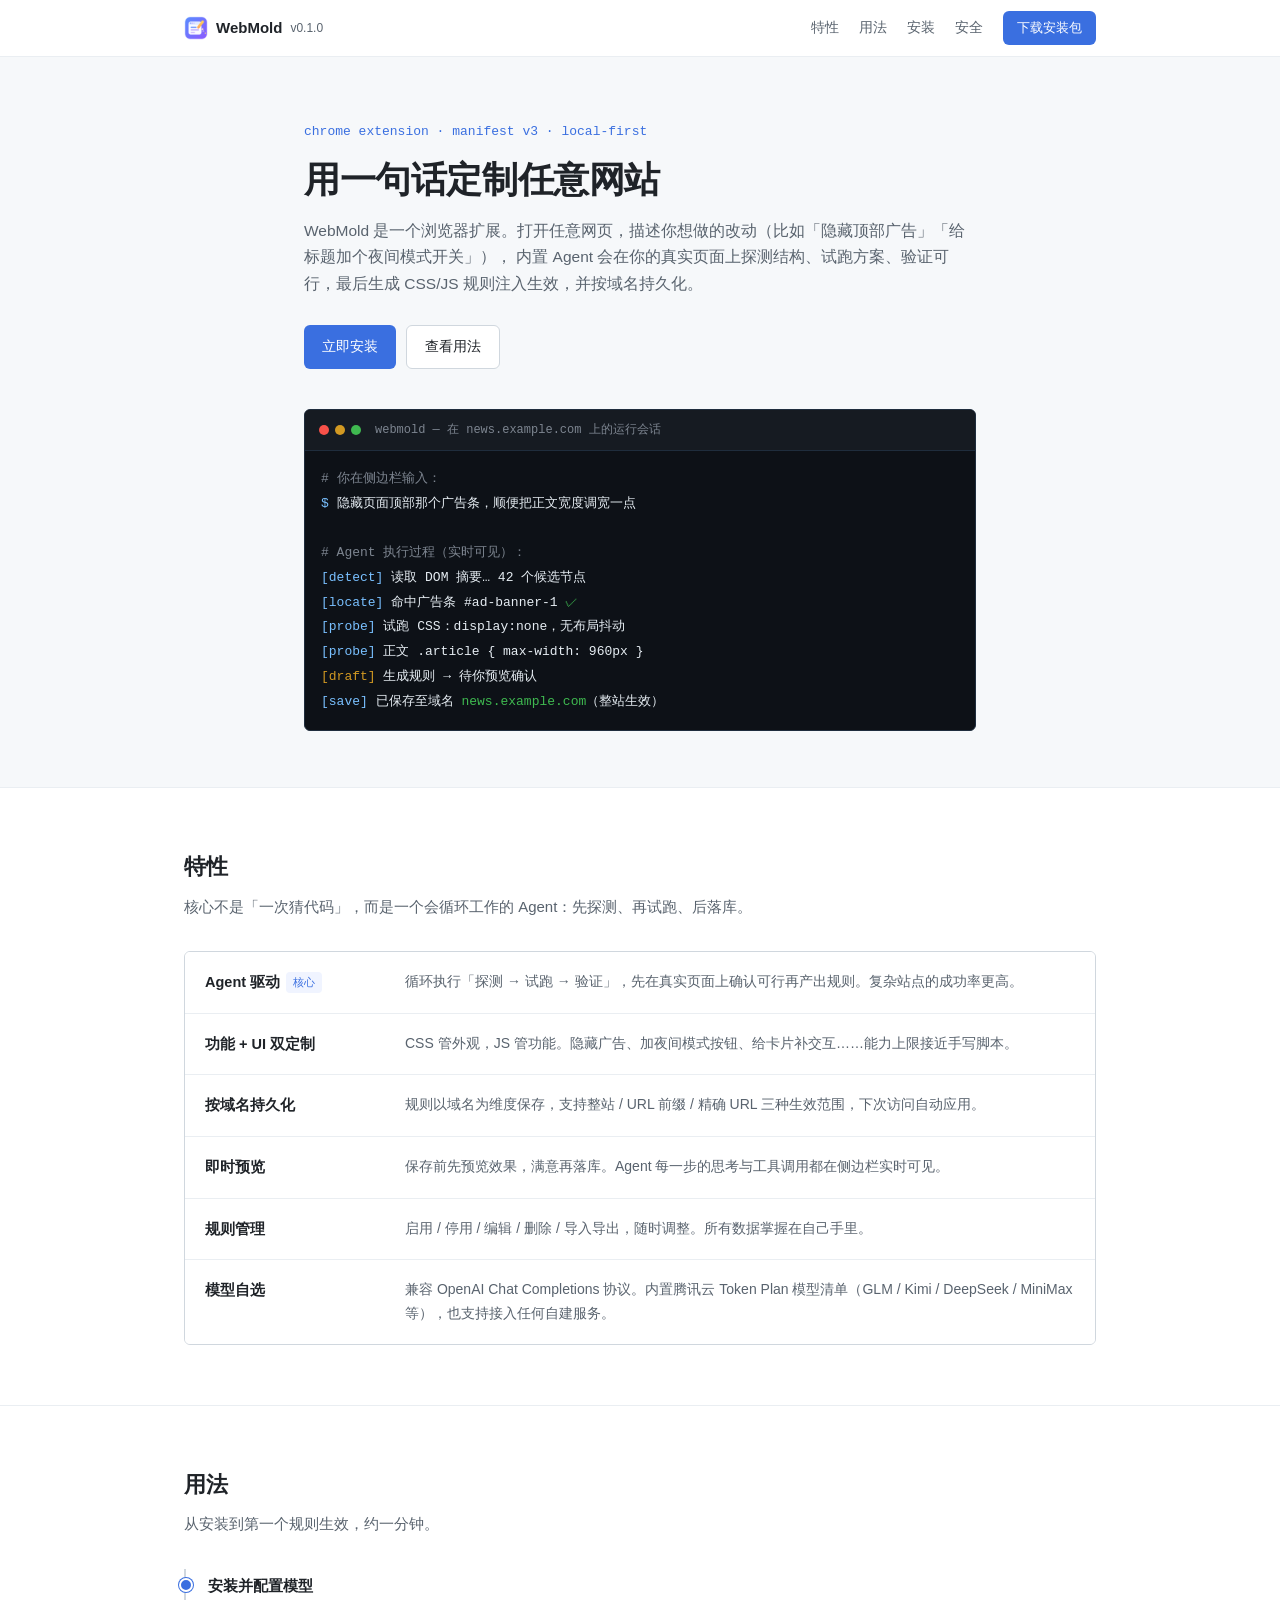
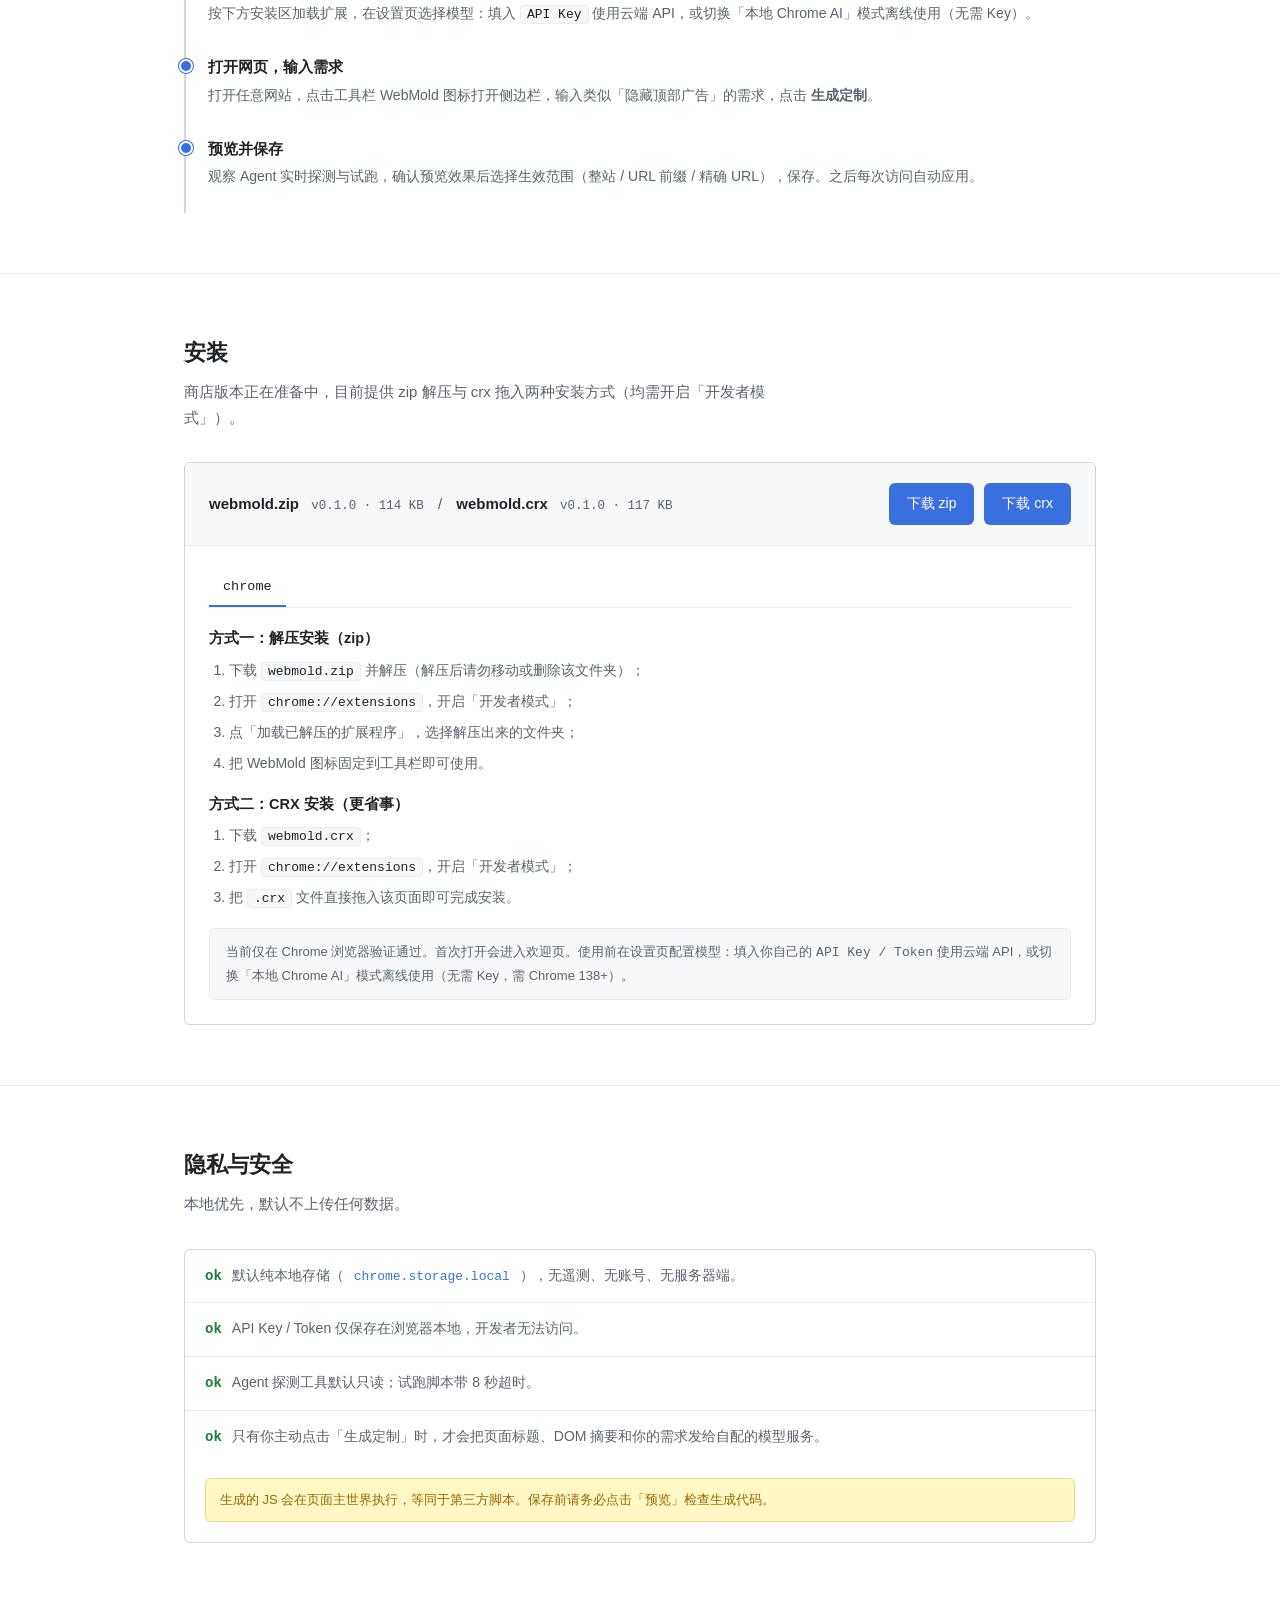
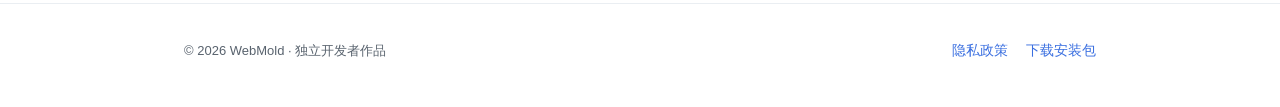
<file: docs/index.html>
<!DOCTYPE html>
<html lang="zh-CN">
<head>
<meta charset="UTF-8">
<meta name="viewport" content="width=device-width, initial-scale=1.0">
<title>WebMold — 用一句话定制任意网站</title>
<meta name="description" content="用一句话定制任意网站：内置 AI Agent 自动探测页面、生成并注入 CSS/JS，规则按域名持久化。">
<link rel="icon" type="image/png" href="assets/icon128.png">
<style>
  :root {
    --bg: #ffffff;
    --bg-soft: #f6f8fa;
    --border: #d0d7de;
    --border-soft: #eaeef2;
    --text: #1f2328;
    --text-dim: #59636e;
    --accent: #3a6fe0;
    --accent-bg: #f0f4ff;
    --code-bg: #0d1117;
    --code-text: #e6edf3;
    --radius: 6px;
  }
  * { margin: 0; padding: 0; box-sizing: border-box; }
  html { scroll-behavior: smooth; }
  body {
    font-family: -apple-system, BlinkMacSystemFont, "Segoe UI", "PingFang SC",
      "Hiragino Sans GB", "Microsoft YaHei", sans-serif;
    background: var(--bg);
    color: var(--text);
    line-height: 1.7;
    font-size: 15px;
    -webkit-font-smoothing: antialiased;
  }
  a { color: var(--accent); text-decoration: none; }
  a:hover { text-decoration: underline; }
  .container { max-width: 960px; margin: 0 auto; padding: 0 24px; }
  code, .mono {
    font-family: ui-monospace, SFMono-Regular, "SF Mono", Menlo, Consolas, "Liberation Mono", monospace;
  }

  /* ---------- Nav ---------- */
  nav {
    position: sticky; top: 0; z-index: 50;
    background: rgba(255, 255, 255, 0.92);
    border-bottom: 1px solid var(--border-soft);
  }
  nav .container {
    display: flex; align-items: center; justify-content: space-between; height: 56px;
  }
  .brand { display: flex; align-items: center; gap: 8px; font-weight: 600; font-size: 15px; color: var(--text); }
  .brand:hover { text-decoration: none; }
  .brand img { width: 24px; height: 24px; border-radius: 4px; }
  .brand .v { color: var(--text-dim); font-weight: 400; font-size: 12px; }
  nav .links { display: flex; align-items: center; gap: 20px; font-size: 14px; color: var(--text-dim); }
  nav .links a { color: var(--text-dim); }
  nav .links a:hover { color: var(--text); text-decoration: none; }
  nav .btn {
    background: var(--accent); color: #fff !important;
    padding: 6px 14px; border-radius: var(--radius); font-size: 13px; font-weight: 500;
  }
  nav .btn:hover { background: #2e5cc0; text-decoration: none; }

  /* ---------- Hero ---------- */
  header.hero { border-bottom: 1px solid var(--border-soft); background: var(--bg-soft); padding: 64px 0 56px; }
  .hero .inner { max-width: 720px; }
  .hero .kicker {
    font-size: 13px; color: var(--accent); font-weight: 500; margin-bottom: 14px;
  }
  .hero h1 { font-size: 36px; line-height: 1.25; font-weight: 700; letter-spacing: -0.4px; }
  .hero p.sub { margin: 16px 0 28px; color: var(--text-dim); font-size: 15.5px; }
  .hero .cta { display: flex; gap: 10px; flex-wrap: wrap; }
  .btn-primary, .btn-ghost {
    display: inline-flex; align-items: center; gap: 6px;
    padding: 9px 18px; border-radius: var(--radius); font-size: 14px; font-weight: 500;
  }
  .btn-primary { background: var(--accent); color: #fff; }
  .btn-primary:hover { background: #2e5cc0; text-decoration: none; }
  .btn-ghost { border: 1px solid var(--border); color: var(--text); background: #fff; }
  .btn-ghost:hover { border-color: var(--accent); color: var(--accent); text-decoration: none; }

  /* terminal demo */
  .term {
    margin-top: 40px; background: var(--code-bg); border-radius: var(--radius);
    border: 1px solid #1f2d3d; overflow: hidden; text-align: left;
  }
  .term-bar {
    display: flex; align-items: center; gap: 6px; padding: 10px 14px;
    border-bottom: 1px solid #1f2d3d; background: #161b22;
  }
  .term-bar i { width: 10px; height: 10px; border-radius: 50%; display: inline-block; }
  .term-bar i:nth-child(1) { background: #f85149; }
  .term-bar i:nth-child(2) { background: #d29922; }
  .term-bar i:nth-child(3) { background: #3fb950; }
  .term-title { margin-left: 8px; font-size: 12px; color: #7d8590; }
  .term-body { padding: 16px; font-size: 13px; line-height: 1.9; color: var(--code-text); }
  .term-body .c { color: #7d8590; }       /* comment */
  .term-body .p { color: #79c0ff; }       /* prompt */
  .term-body .ok { color: #3fb950; }
  .term-body .w { color: #d29922; }

  /* ---------- Sections ---------- */
  section { padding: 60px 0; }
  section + section { border-top: 1px solid var(--border-soft); }
  section h2 { font-size: 22px; font-weight: 700; letter-spacing: -0.3px; margin-bottom: 8px; }
  section .lead { color: var(--text-dim); margin-bottom: 32px; max-width: 640px; }

  /* Features as table-like list */
  .features { border: 1px solid var(--border); border-radius: var(--radius); overflow: hidden; }
  .feature {
    display: grid; grid-template-columns: 180px 1fr; gap: 20px; padding: 18px 20px;
    background: #fff; border-bottom: 1px solid var(--border-soft);
  }
  .feature:last-child { border-bottom: none; }
  .feature:hover { background: var(--bg-soft); }
  .feature .name { font-weight: 600; font-size: 14.5px; }
  .feature .name .tag {
    display: inline-block; font-size: 11px; color: var(--accent);
    background: var(--accent-bg); border-radius: 4px; padding: 1px 7px; margin-left: 6px;
    vertical-align: 1px; font-weight: 500;
  }
  .feature .desc { color: var(--text-dim); font-size: 14px; }
  @media (max-width: 640px) { .feature { grid-template-columns: 1fr; gap: 6px; } }

  /* Steps */
  .steps { border-left: 2px solid var(--border); padding-left: 22px; }
  .step { padding: 4px 0 24px; position: relative; }
  .step::before {
    content: ""; position: absolute; left: -29px; top: 9px;
    width: 10px; height: 10px; border-radius: 50%;
    background: var(--accent); border: 2px solid #fff; box-shadow: 0 0 0 1px var(--accent);
  }
  .step h3 { font-size: 15px; font-weight: 600; margin-bottom: 4px; }
  .step p { color: var(--text-dim); font-size: 14px; }
  .step code {
    background: var(--bg-soft); border: 1px solid var(--border-soft); color: var(--text);
    padding: 1px 6px; border-radius: 4px; font-size: 13px;
  }

  /* Install */
  .install-wrap { border: 1px solid var(--border); border-radius: var(--radius); overflow: hidden; }
  .install-head {
    display: flex; align-items: center; justify-content: space-between; gap: 16px; flex-wrap: wrap;
    padding: 20px 24px; background: var(--bg-soft); border-bottom: 1px solid var(--border-soft);
  }
  .install-head .file b { font-size: 15px; }
  .install-head .file .size { color: var(--text-dim); font-size: 12.5px; margin-left: 8px; }
  .install-body { padding: 24px; }
  .install-tabs { display: flex; gap: 4px; border-bottom: 1px solid var(--border-soft); margin-bottom: 18px; }
  .install-tabs .tab {
    font-size: 13.5px; padding: 6px 14px; color: var(--text-dim);
    border-bottom: 2px solid transparent; cursor: default;
  }
  .install-tabs .tab.on { color: var(--text); border-bottom-color: var(--accent); font-weight: 500; }
  .install-head .cta { display: flex; gap: 10px; flex-wrap: wrap; }
  .install-item .way { font-weight: 600; color: var(--text); margin: 16px 0 8px; font-size: 14.5px; }
  .install-item .way:first-child { margin-top: 0; }
  .install-item ol { padding-left: 20px; color: var(--text-dim); font-size: 14px; }
  .install-item li { margin-bottom: 7px; }
  .install-item code {
    background: var(--bg-soft); border: 1px solid var(--border-soft); color: var(--text);
    padding: 1px 6px; border-radius: 4px; font-size: 13px;
  }
  .install-note {
    margin-top: 18px; padding: 12px 16px; font-size: 13px; color: var(--text-dim);
    background: var(--bg-soft); border: 1px solid var(--border-soft); border-radius: var(--radius);
  }

  /* Security */
  .security { border: 1px solid var(--border); border-radius: var(--radius); overflow: hidden; }
  .security li {
    display: flex; gap: 10px; padding: 14px 20px; list-style: none;
    border-bottom: 1px solid var(--border-soft); color: var(--text-dim); font-size: 14px;
    align-items: baseline;
  }
  .security li:last-child { border-bottom: none; }
  .security li .ck { color: #1a7f37; font-family: ui-monospace, monospace; font-weight: 700; }
  .security li code { color: var(--accent); font-size: 13px; }
  .security .warn {
    margin: 14px 20px 20px; padding: 10px 14px; font-size: 13px;
    color: #9a6700; background: #fff8c5; border: 1px solid #d4a72c66; border-radius: var(--radius);
  }
  .security .warn code { color: #7d4e00; }

  footer { border-top: 1px solid var(--border-soft); padding: 36px 0 48px; }
  footer .container { display: flex; justify-content: space-between; align-items: center; flex-wrap: wrap; gap: 12px; }
  footer .copy { color: var(--text-dim); font-size: 13px; }
  footer .links { display: flex; gap: 18px; font-size: 13.5px; }

  /* ---------- Mobile ---------- */
  @media (max-width: 640px) {
    .container { padding: 0 16px; }
    /* 窄屏只保留品牌与下载按钮，隐藏文字链接避免溢出 */
    nav .links { gap: 10px; }
    nav .links a:not(.btn) { display: none; }
    nav .btn { padding: 6px 12px; font-size: 12.5px; }
  }
</style>
</head>
<body>

<nav>
  <div class="container">
    <a class="brand" href="#top">
      <img src="assets/icon128.png" alt="WebMold logo">
      <span>WebMold</span><span class="v">v0.1.0</span>
    </a>
    <div class="links">
      <a href="#features">特性</a>
      <a href="#how">用法</a>
      <a href="#install">安装</a>
      <a href="#security">安全</a>
      <a class="btn" href="#install">下载安装包</a>
    </div>
  </div>
</nav>

<header class="hero" id="top">
  <div class="container inner">
    <div class="kicker mono">chrome extension · manifest v3 · local-first</div>
    <h1>用一句话定制任意网站</h1>
    <p class="sub">
      WebMold 是一个浏览器扩展。打开任意网页，描述你想做的改动（比如「隐藏顶部广告」「给标题加个夜间模式开关」），
      内置 Agent 会在你的真实页面上探测结构、试跑方案、验证可行，最后生成 CSS/JS 规则注入生效，并按域名持久化。
    </p>
    <div class="cta">
      <a class="btn-primary" href="#install">立即安装</a>
      <a class="btn-ghost" href="#how">查看用法</a>
    </div>

    <div class="term">
      <div class="term-bar">
        <i></i><i></i><i></i>
        <span class="term-title mono">webmold — 在 news.example.com 上的运行会话</span>
      </div>
      <div class="term-body mono">
        <div><span class="c"># 你在侧边栏输入：</span></div>
        <div><span class="p">$</span> 隐藏页面顶部那个广告条，顺便把正文宽度调宽一点</div>
        <div>&nbsp;</div>
        <div><span class="c"># Agent 执行过程（实时可见）：</span></div>
        <div><span class="p">[detect]</span> 读取 DOM 摘要… 42 个候选节点</div>
        <div><span class="p">[locate]</span> 命中广告条 #ad-banner-1 <span class="ok">✓</span></div>
        <div><span class="p">[probe]</span> 试跑 CSS：display:none，无布局抖动</div>
        <div><span class="p">[probe]</span> 正文 .article { max-width: 960px }</div>
        <div><span class="w">[draft]</span> 生成规则 → 待你预览确认</div>
        <div><span class="p">[save]</span> 已保存至域名 <span class="ok">news.example.com</span>（整站生效）</div>
      </div>
    </div>
  </div>
</header>

<section id="features">
  <div class="container">
    <h2>特性</h2>
    <p class="lead">核心不是「一次猜代码」，而是一个会循环工作的 Agent：先探测、再试跑、后落库。</p>
    <div class="features">
      <div class="feature">
        <div class="name">Agent 驱动<span class="tag">核心</span></div>
        <div class="desc">循环执行「探测 → 试跑 → 验证」，先在真实页面上确认可行再产出规则。复杂站点的成功率更高。</div>
      </div>
      <div class="feature">
        <div class="name">功能 + UI 双定制</div>
        <div class="desc">CSS 管外观，JS 管功能。隐藏广告、加夜间模式按钮、给卡片补交互……能力上限接近手写脚本。</div>
      </div>
      <div class="feature">
        <div class="name">按域名持久化</div>
        <div class="desc">规则以域名为维度保存，支持整站 / URL 前缀 / 精确 URL 三种生效范围，下次访问自动应用。</div>
      </div>
      <div class="feature">
        <div class="name">即时预览</div>
        <div class="desc">保存前先预览效果，满意再落库。Agent 每一步的思考与工具调用都在侧边栏实时可见。</div>
      </div>
      <div class="feature">
        <div class="name">规则管理</div>
        <div class="desc">启用 / 停用 / 编辑 / 删除 / 导入导出，随时调整。所有数据掌握在自己手里。</div>
      </div>
      <div class="feature">
        <div class="name">模型自选</div>
        <div class="desc">兼容 OpenAI Chat Completions 协议。内置腾讯云 Token Plan 模型清单（GLM / Kimi / DeepSeek / MiniMax 等），也支持接入任何自建服务。</div>
      </div>
    </div>
  </div>
</section>

<section id="how">
  <div class="container">
    <h2>用法</h2>
    <p class="lead">从安装到第一个规则生效，约一分钟。</p>
    <div class="steps">
      <div class="step">
        <h3>安装并配置模型</h3>
        <p>按下方安装区加载扩展，在设置页选择模型：填入 <code>API Key</code> 使用云端 API，或切换「本地 Chrome AI」模式离线使用（无需 Key）。</p>
      </div>
      <div class="step">
        <h3>打开网页，输入需求</h3>
        <p>打开任意网站，点击工具栏 WebMold 图标打开侧边栏，输入类似「隐藏顶部广告」的需求，点击 <b>生成定制</b>。</p>
      </div>
      <div class="step">
        <h3>预览并保存</h3>
        <p>观察 Agent 实时探测与试跑，确认预览效果后选择生效范围（整站 / URL 前缀 / 精确 URL），保存。之后每次访问自动应用。</p>
      </div>
    </div>
  </div>
</section>

<section id="install">
  <div class="container">
    <h2>安装</h2>
    <p class="lead">商店版本正在准备中，目前提供 zip 解压与 crx 拖入两种安装方式（均需开启「开发者模式」）。</p>
    <div class="install-wrap">
      <div class="install-head">
        <div class="file">
          <b>webmold.zip</b>
          <span class="size mono">v0.1.0 · 114 KB</span>
          <span style="margin: 0 10px; color: var(--text-dim);">/</span>
          <b>webmold.crx</b>
          <span class="size mono">v0.1.0 · 117 KB</span>
        </div>
        <div class="cta">
          <a class="btn-primary" href="webmold.zip" download>下载 zip</a>
          <a class="btn-primary" href="webmold.crx" download>下载 crx</a>
        </div>
      </div>
      <div class="install-body">
        <div class="install-tabs">
          <span class="tab on mono">chrome</span>
        </div>
        <div class="install-item">
          <p class="way">方式一：解压安装（zip）</p>
          <ol>
            <li>下载 <code>webmold.zip</code> 并解压（解压后请勿移动或删除该文件夹）；</li>
            <li>打开 <code>chrome://extensions</code>，开启「开发者模式」；</li>
            <li>点「加载已解压的扩展程序」，选择解压出来的文件夹；</li>
            <li>把 WebMold 图标固定到工具栏即可使用。</li>
          </ol>
          <p class="way">方式二：CRX 安装（更省事）</p>
          <ol>
            <li>下载 <code>webmold.crx</code>；</li>
            <li>打开 <code>chrome://extensions</code>，开启「开发者模式」；</li>
            <li>把 <code>.crx</code> 文件直接拖入该页面即可完成安装。</li>
          </ol>
        </div>
        <div class="install-note">
          当前仅在 Chrome 浏览器验证通过。首次打开会进入欢迎页。使用前在设置页配置模型：填入你自己的 <code>API Key / Token</code> 使用云端 API，或切换「本地 Chrome AI」模式离线使用（无需 Key，需 Chrome 138+）。
        </div>
      </div>
    </div>
  </div>
</section>

<section id="security">
  <div class="container">
    <h2>隐私与安全</h2>
    <p class="lead">本地优先，默认不上传任何数据。</p>
    <div class="security">
      <ul>
        <li><span class="ck">ok</span>默认纯本地存储（<code>chrome.storage.local</code>），无遥测、无账号、无服务器端。</li>
        <li><span class="ck">ok</span>API Key / Token 仅保存在浏览器本地，开发者无法访问。</li>
        <li><span class="ck">ok</span>Agent 探测工具默认只读；试跑脚本带 8 秒超时。</li>
        <li><span class="ck">ok</span>只有你主动点击「生成定制」时，才会把页面标题、DOM 摘要和你的需求发给自配的模型服务。</li>
      </ul>
      <div class="warn">
        生成的 JS 会在页面主世界执行，等同于第三方脚本。保存前请务必点击「预览」检查生成代码。
      </div>
    </div>
  </div>
</section>

<footer>
  <div class="container">
    <div class="copy">© 2026 WebMold · 独立开发者作品</div>
    <div class="links">
      <a href="privacy.html">隐私政策</a>
      <a href="#install">下载安装包</a>
    </div>
  </div>
</footer>

</body>
</html>
</file>
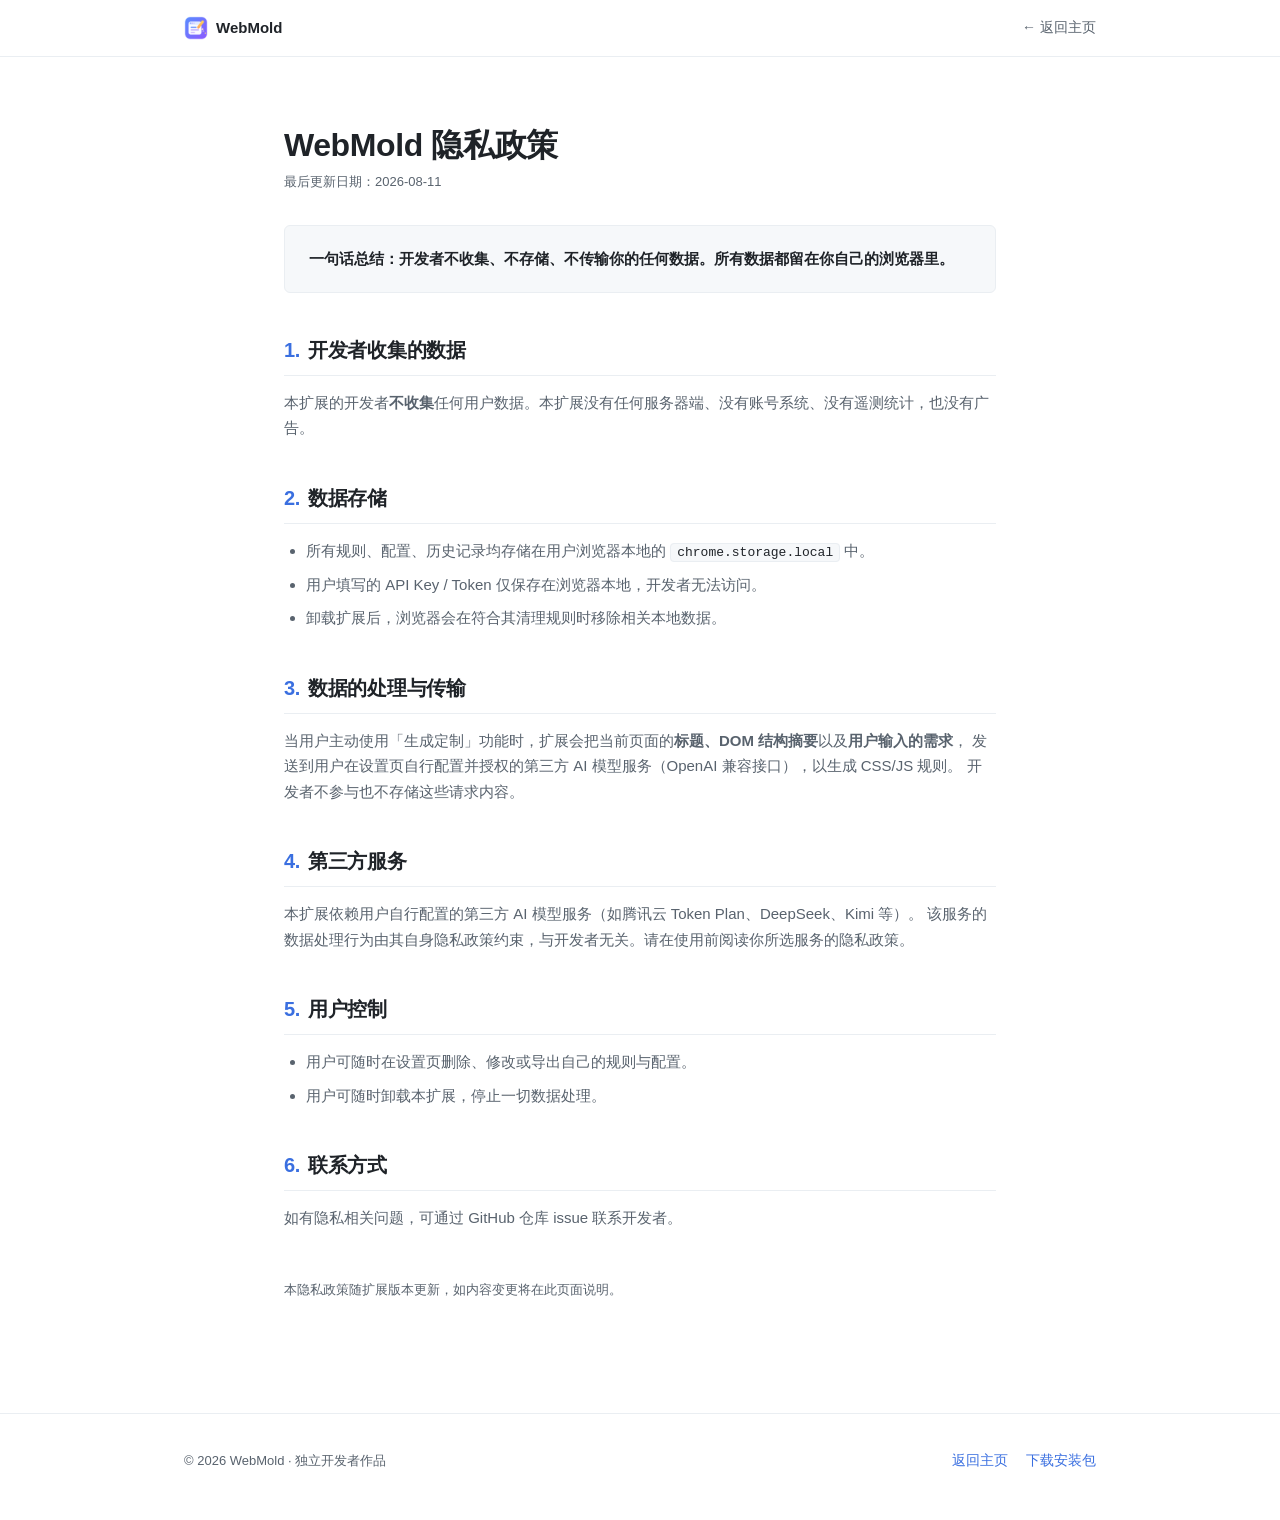
<file: docs/privacy.html>
<!DOCTYPE html>
<html lang="zh-CN">
<head>
<meta charset="UTF-8">
<meta name="viewport" content="width=device-width, initial-scale=1.0">
<title>WebMold 隐私政策</title>
<meta name="description" content="WebMold 浏览器扩展的隐私政策：本地优先，不收集任何用户数据。">
<link rel="icon" type="image/png" href="assets/icon128.png">
<style>
  :root {
    --bg: #ffffff;
    --bg-soft: #f6f8fa;
    --border: #d0d7de;
    --border-soft: #eaeef2;
    --text: #1f2328;
    --text-dim: #59636e;
    --accent: #3a6fe0;
    --accent-bg: #f0f4ff;
    --radius: 6px;
  }
  * { margin: 0; padding: 0; box-sizing: border-box; }
  body {
    font-family: -apple-system, BlinkMacSystemFont, "Segoe UI", "PingFang SC",
      "Hiragino Sans GB", "Microsoft YaHei", sans-serif;
    background: var(--bg);
    color: var(--text);
    line-height: 1.7;
    font-size: 15px;
    -webkit-font-smoothing: antialiased;
  }
  a { color: var(--accent); text-decoration: none; }
  a:hover { text-decoration: underline; }
  .container { max-width: 960px; margin: 0 auto; padding: 0 24px; }
  .wrap { max-width: 760px; margin: 0 auto; padding: 56px 24px 80px; }

  /* ---------- Nav ---------- */
  nav {
    position: sticky; top: 0; z-index: 50;
    background: rgba(255, 255, 255, 0.92);
    border-bottom: 1px solid var(--border-soft);
  }
  nav .container {
    display: flex; align-items: center; justify-content: space-between; height: 56px;
  }
  .brand { display: flex; align-items: center; gap: 8px; font-weight: 600; font-size: 15px; color: var(--text); }
  .brand:hover { text-decoration: none; }
  .brand img { width: 24px; height: 24px; border-radius: 4px; }
  nav .back { font-size: 14px; color: var(--text-dim); }
  nav .back:hover { color: var(--text); text-decoration: none; }

  /* ---------- Content ---------- */
  h1 { font-size: 32px; line-height: 1.25; font-weight: 700; letter-spacing: -0.4px; margin: 12px 0 6px; }
  .meta { color: var(--text-dim); font-size: 13px; margin-bottom: 32px; }
  h2 {
    font-size: 20px; font-weight: 700; letter-spacing: -0.3px;
    margin: 40px 0 14px; padding-bottom: 8px; border-bottom: 1px solid var(--border-soft);
  }
  h2 .no { color: var(--accent); margin-right: 8px; }
  p, li { color: var(--text-dim); font-size: 15px; }
  ul { padding-left: 22px; }
  li { margin-bottom: 8px; }
  .card {
    background: var(--bg-soft); border: 1px solid var(--border-soft);
    border-radius: var(--radius); padding: 20px 24px; margin: 18px 0;
  }
  .card b { color: var(--text); }
  code {
    background: var(--bg-soft); border: 1px solid var(--border-soft); color: var(--text);
    padding: 1px 6px; border-radius: 4px; font-size: 13px;
  }

  footer { border-top: 1px solid var(--border-soft); padding: 36px 0 48px; }
  footer .container { display: flex; justify-content: space-between; align-items: center; flex-wrap: wrap; gap: 12px; }
  footer .copy { color: var(--text-dim); font-size: 13px; }
  footer .links { display: flex; gap: 18px; font-size: 13.5px; }

  @media (max-width: 640px) {
    .wrap { padding: 40px 16px 64px; }
    h1 { font-size: 26px; }
  }
</style>
</head>
<body>

<nav>
  <div class="container">
    <a class="brand" href="index.html">
      <img src="assets/icon128.png" alt="WebMold logo">
      <span>WebMold</span>
    </a>
    <a class="back" href="index.html">← 返回主页</a>
  </div>
</nav>

<div class="wrap">
  <h1>WebMold 隐私政策</h1>
  <p class="meta">最后更新日期：2026-08-11</p>

  <div class="card">
    <p><b>一句话总结：开发者不收集、不存储、不传输你的任何数据。所有数据都留在你自己的浏览器里。</b></p>
  </div>

  <h2><span class="no">1.</span>开发者收集的数据</h2>
  <p>本扩展的开发者<b>不收集</b>任何用户数据。本扩展没有任何服务器端、没有账号系统、没有遥测统计，也没有广告。</p>

  <h2><span class="no">2.</span>数据存储</h2>
  <ul>
    <li>所有规则、配置、历史记录均存储在用户浏览器本地的 <code>chrome.storage.local</code> 中。</li>
    <li>用户填写的 API Key / Token 仅保存在浏览器本地，开发者无法访问。</li>
    <li>卸载扩展后，浏览器会在符合其清理规则时移除相关本地数据。</li>
  </ul>

  <h2><span class="no">3.</span>数据的处理与传输</h2>
  <p>
    当用户主动使用「生成定制」功能时，扩展会把当前页面的<b>标题、DOM 结构摘要</b>以及<b>用户输入的需求</b>，
    发送到用户在设置页自行配置并授权的第三方 AI 模型服务（OpenAI 兼容接口），以生成 CSS/JS 规则。
    开发者不参与也不存储这些请求内容。
  </p>

  <h2><span class="no">4.</span>第三方服务</h2>
  <p>
    本扩展依赖用户自行配置的第三方 AI 模型服务（如腾讯云 Token Plan、DeepSeek、Kimi 等）。
    该服务的数据处理行为由其自身隐私政策约束，与开发者无关。请在使用前阅读你所选服务的隐私政策。
  </p>

  <h2><span class="no">5.</span>用户控制</h2>
  <ul>
    <li>用户可随时在设置页删除、修改或导出自己的规则与配置。</li>
    <li>用户可随时卸载本扩展，停止一切数据处理。</li>
  </ul>

  <h2><span class="no">6.</span>联系方式</h2>
  <p>如有隐私相关问题，可通过 GitHub 仓库 issue 联系开发者。</p>

  <p class="meta" style="margin-top: 48px;">本隐私政策随扩展版本更新，如内容变更将在此页面说明。</p>
</div>

<footer>
  <div class="container">
    <div class="copy">© 2026 WebMold · 独立开发者作品</div>
    <div class="links">
      <a href="index.html">返回主页</a>
      <a href="index.html#install">下载安装包</a>
    </div>
  </div>
</footer>

</body>
</html>
</file>
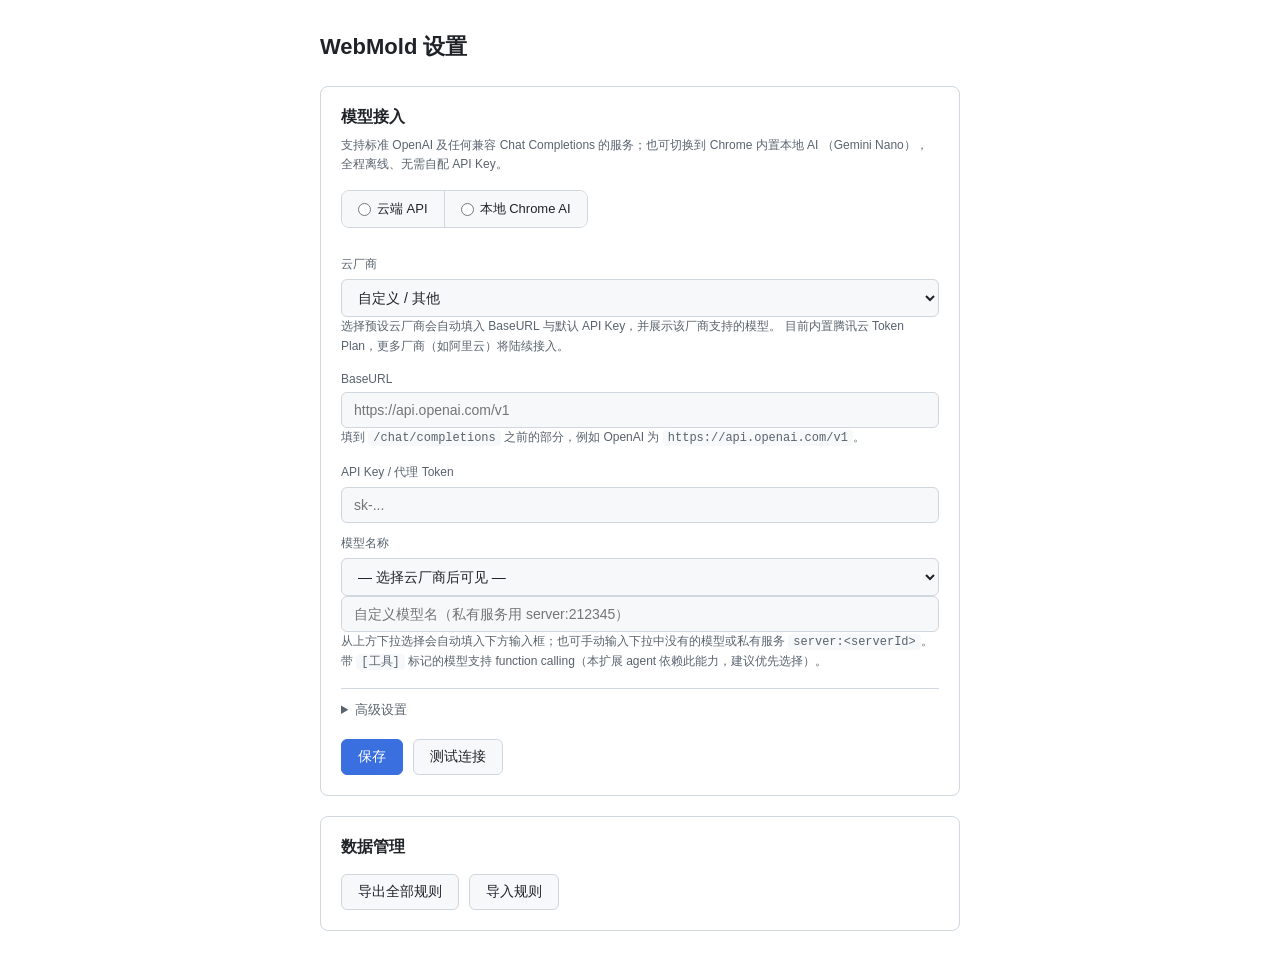
<file: options/options.html>
<!DOCTYPE html>
<html lang="zh-CN">
  <head>
    <meta charset="UTF-8" />
    <meta name="viewport" content="width=device-width, initial-scale=1.0" />
    <title>WebMold 设置</title>
    <link rel="stylesheet" href="options.css" />
  </head>
  <body>
    <div class="container">
  <h1>WebMold 设置</h1>

      <section class="card">
<h2>模型接入</h2>
   <p class="hint">
          支持标准 OpenAI 及任何兼容 Chat Completions 的服务；也可切换到 Chrome 内置本地 AI
          （Gemini Nano），全程离线、无需自配 API Key。
        </p>

        <div class="seg" role="radiogroup" aria-label="运行模式">
          <label class="seg-item">
            <input type="radio" name="backend" value="cloud" />
            <span>云端 API</span>
          </label>
          <label class="seg-item">
            <input type="radio" name="backend" value="local" />
            <span>本地 Chrome AI</span>
          </label>
        </div>
        <p id="backendHint" class="hint"></p>

        <div id="cloudFields">
        <label>云厂商</label>
        <select id="providerSelect">
          <option value="">自定义 / 其他</option>
        </select>
        <p class="hint">
          选择预设云厂商会自动填入 BaseURL 与默认 API Key，并展示该厂商支持的模型。
          目前内置腾讯云 Token Plan，更多厂商（如阿里云）将陆续接入。
        </p>

        <label>BaseURL</label>
        <input id="baseUrl" placeholder="https://api.openai.com/v1" />
        <p class="hint">
          填到 <code>/chat/completions</code> 之前的部分，例如 OpenAI 为 <code>https://api.openai.com/v1</code>。
        </p>

        <label>API Key / 代理 Token</label>
        <input id="apiKey" type="password" placeholder="sk-..." />

        <label>模型名称</label>
        <select id="modelSelect">
          <option value="">— 选择云厂商后可见 —</option>
        </select>
        <input id="model" placeholder="自定义模型名（私有服务用 server:212345）" />
        <p class="hint">
          从上方下拉选择会自动填入下方输入框；也可手动输入下拉中没有的模型或私有服务
          <code>server:&lt;serverId&gt;</code>。带 <code>[工具]</code> 标记的模型支持
      function calling（本扩展 agent 依赖此能力，建议优先选择）。
        </p>

        <details class="advanced">
          <summary>高级设置</summary>

          <label>温度（0 ~ 2，越低越稳定）</label>
          <input id="temperature" type="number" step="0.1" min="0" max="2" />

          <label>top_p（0 ~ 1，可选；0 表示不启用）</label>
          <input id="topP" type="number" step="0.05" min="0" max="1" />

          <label>最大输出 tokens（max_tokens，可选；0 表示用模型最大值）</label>
          <input id="maxTokens" type="number" step="1" min="0" />
          <p class="hint">
            gpt-5 及后续版本会自动映射为 <code>max_completion_tokens</code>；留 0 时自动使用当前模型允许的最大输出上限，避免长规则的 JS/CSS 被截断。填入的值不会超过模型能力上限。
          </p>

          <label>模型清单远程更新源（URL，可选）</label>
          <input id="modelsSourceUrl" type="text" placeholder="https://example.com/providers.json" />
          <p class="hint">
            填写后，云厂商与模型列表可独立于扩展版本更新（如新增云厂商 / 模型），无需升级插件；
            留空则使用扩展内置清单。配置 JSON 格式：
            <code>{ "version": "...", "providers": [...] }</code>，<code>providers</code>
            数组结构与内置清单一致（含 id / name / baseUrl / models）。
          </p>
          <div class="row">
            <button id="checkModelsUpdate" class="btn">检查更新</button>
            <span id="modelsStatus" class="status"></span>
          </div>
        </details>
        </div>

        <div id="localFields" hidden>
          <p class="hint">
            使用 Chrome 内置的 Gemini Nano（Prompt API）在设备本地生成，全程离线、无需 API Key。
            需要 Chrome 138 及以上版本，首次使用可能需先下载模型。本地模型不支持 function calling，
            扩展会自动切换到简化的文本协议，能力略弱于云端模型。
          </p>
          <div class="row">
            <button id="checkLocalAi" class="btn">检测本地 AI</button>
            <span id="localStatus" class="status"></span>
          </div>
          <label>温度（0 ~ 2，越低越稳定）</label>
          <input id="localTemperature" type="number" step="0.1" min="0" max="2" />
        </div>

        <div class="row">
<button id="saveLlm" class="btn primary">保存</button>
          <button id="testLlm" class="btn">测试连接</button>
          <span id="llmStatus" class="status"></span>
        </div>
      </section>

      <section class="card">
        <h2>数据管理</h2>
        <div class="row">
 <button id="exportBtn" class="btn">导出全部规则</button>
          <button id="importBtn" class="btn">导入规则</button>
          <input id="importFile" type="file" accept="application/json" hidden />
          <span id="dataStatus" class="status"></span>
     </div>
      </section>
    </div>

    <script type="module" src="options.js"></script>
  </body>
</html>
</file>
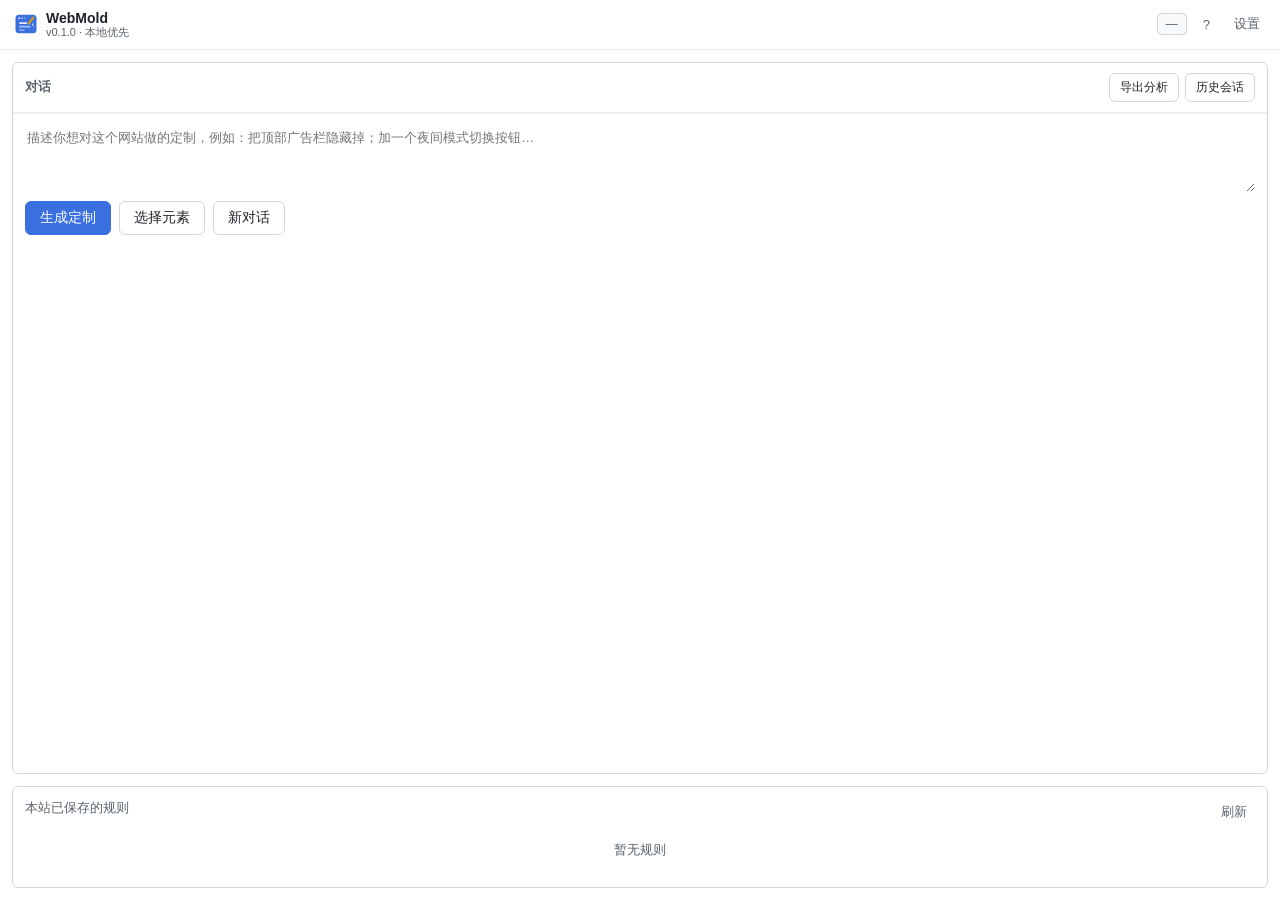
<file: sidepanel/sidepanel.html>
<!DOCTYPE html>
<html lang="zh-CN">
  <head>
    <meta charset="UTF-8" />
    <meta name="viewport" content="width=device-width, initial-scale=1.0" />
    <title>WebMold</title>
    <link rel="stylesheet" href="sidepanel.css" />
  </head>
  <body>
    <header class="topbar">
      <div class="brand">
        <span class="logo" aria-label="WebMold" role="img">
          <svg viewBox="0 0 48 48" width="28" height="28" fill="none" xmlns="http://www.w3.org/2000/svg">
            <!-- 浏览器窗口：寓意「网页」 -->
            <rect x="6" y="8" width="36" height="32" rx="6" fill="#3a6fe0" />
            <!-- 标题栏三个圆点 -->
            <circle cx="12.5" cy="14" r="1.6" fill="#fff" fill-opacity="0.9" />
            <circle cx="17.5" cy="14" r="1.6" fill="#fff" fill-opacity="0.6" />
            <circle cx="22.5" cy="14" r="1.6" fill="#fff" fill-opacity="0.4" />
            <!-- 画布上被「塑形」的内容块 -->
            <rect x="12" y="21" width="14" height="3.2" rx="1.6" fill="#fff" fill-opacity="0.85" />
            <rect x="12" y="27" width="20" height="3.2" rx="1.6" fill="#fff" fill-opacity="0.55" />
            <rect x="12" y="33" width="10" height="3.2" rx="1.6" fill="#fff" fill-opacity="0.4" />
            <!-- 笔刷：寓意「重塑网页」 -->
            <rect x="30.5" y="10" width="4.2" height="16" rx="2.1" transform="rotate(38 32.6 18)" fill="#d29922" />
            <path d="M38.4 28.6l-4.6-3.6 2.2-2.84.6 3.6a1.8 1.8 0 0 1-2.2 2.8z" fill="#fff" fill-opacity="0.95" />
          </svg>
        </span>
        <span class="brand-text">
          <span class="brand-name">WebMold</span>
          <span class="brand-slogan">v0.1.0 · 本地优先</span>
        </span>
      </div>
      <div class="domain-badge" id="domainBadge">—</div>
      <button class="icon-btn" id="helpBtn" title="使用指引 / 案例">?</button>
      <button class="icon-btn" id="settingsBtn" title="设置">设置</button>
    </header>

    <main class="content">
      <!-- 未配置模型时的引导提示条 -->
      <div id="setupBanner" class="setup-banner hidden">
        <span class="sb-icon">!</span>
        <div class="sb-text">
          <b>还差一步就能用了</b>
          <span>请先配置模型（BaseURL / API Key / 模型名），否则无法生成定制。</span>
        </div>
        <button id="setupBtn" class="btn primary mini">去配置</button>
      </div>

      <!-- 聊天区：对话展示 + 输入框合为一体，减少视觉割裂 -->
      <section class="chat">
        <!-- 常驻工具栏：不依赖是否已有对话，进入侧边栏即可看到「历史会话」入口 -->
        <div class="chat-toolbar" id="chatToolbar">
          <span class="chat-title" id="chatTitle">对话</span>
          <div class="conv-actions">
            <button id="exportTraceBtn" class="btn ghost mini" title="导出本轮模型的输入/输出，便于分析排查">导出分析</button>
            <button id="historyBtn" class="btn ghost mini" title="查看历史会话">历史会话</button>
            <button id="backToLiveBtn" class="btn ghost mini hidden" title="返回当前会话">← 返回</button>
          </div>
        </div>
        <!-- 会话对话区：按「一问一答」沉淀本次会话的多轮问答 -->
        <div id="conversation" class="conversation"></div>

        <!-- 输入框：直接贴在对话下方 -->
        <div class="composer">
          <!-- 已选中的页面元素（作为对话上下文），可删除 -->
          <div id="pickedChip" class="picked-chip hidden">
            <span class="pc-icon">#</span>
            <span id="pickedText" class="pc-text"></span>
            <button id="clearPickBtn" class="pc-clear" title="移除所选元素">×</button>
          </div>
          <textarea
            id="promptInput"
            class="prompt-input"
            rows="3"
            placeholder="描述你想对这个网站做的定制，例如：把顶部广告栏隐藏掉；加一个夜间模式切换按钮…"
          ></textarea>
          <div class="composer-actions">
            <button id="generateBtn" class="btn primary">生成定制</button>
            <button id="pickElementBtn" class="btn ghost" title="在页面上选择一个元素作为对话上下文">选择元素</button>
            <button id="stopBtn" class="btn ghost hidden">停止</button>
            <button id="newSessionBtn" class="btn ghost" title="清空本次会话上下文，开始新对话">新对话</button>
            <span id="genStatus" class="status"></span>
          </div>
        </div>
      </section>

      <!-- 历史会话列表：点击某条可在对话区回放其完整对话过程 -->
      <section class="panel overlay hidden" id="historyPanel">
        <div class="list-head">
          <label class="section-label">历史会话（本站）</label>
          <div class="list-head-actions">
            <button id="closeHistoryBtn" class="btn ghost mini" title="关闭历史会话列表">关闭</button>
            <button id="clearHistoryBtn" class="btn ghost mini" title="清空本站历史会话">清空</button>
          </div>
        </div>
        <ul id="historyList" class="history-list">
          <li class="empty">暂无历史会话</li>
        </ul>
      </section>

      <!-- 生成结果预览区 -->
      <section class="panel overlay hidden" id="resultPanel">
  <div class="result-head">
          <input id="resultTitle" class="result-title" placeholder="规则标题" />
        </div>
        <p id="resultExplain" class="explain"></p>

        <!-- 规则安全风险评估：徽章 + 风险明细（由 sidepanel.js 渲染） -->
        <div id="riskBox" class="risk-box hidden"></div>

        <div class="code-tabs">
          <button class="tab active" data-tab="css">CSS</button>
          <button class="tab" data-tab="js">JS</button>
     </div>
   <textarea id="cssCode" class="code-area" spellcheck="false"></textarea>
        <textarea id="jsCode" class="code-area hidden" spellcheck="false"></textarea>

        <div class="match-row">
       <label>生效范围</label>
      <select id="matchType">
      <option value="all">整个网站（该域名所有页面）</option>
   <option value="prefix">当前 URL 前缀匹配</option>
    <option value="exact">仅当前精确 URL</option>
          </select>
        </div>

  <div class="row">
       <button id="previewBtn" class="btn">预览</button>
   <button id="clearPreviewBtn" class="btn ghost">清除预览</button>
        <button id="saveBtn" class="btn primary">保存规则</button>
   <button id="cancelEditBtn" class="btn ghost">取消</button>
   </div>
      </section>

      <!-- 已有规则列表 -->
      <section class="panel rules-panel" id="rulesPanel">
  <div class="list-head">
      <label class="section-label">本站已保存的规则</label>
          <button id="refreshBtn" class="icon-btn" title="刷新">刷新</button>
        </div>
        <ul id="ruleList" class="rule-list">
 <li class="empty" id="emptyHint">暂无规则</li>
        </ul>
      </section>
    </main>

    <!-- 风险确认弹窗：保存/预览高风险规则时展示风险明细 -->
    <div id="riskModal" class="risk-modal-mask hidden">
      <div class="risk-modal">
        <h3 id="riskModalTitle"></h3>
        <div id="riskModalBody" class="risk-modal-body"></div>
        <div class="risk-modal-actions">
          <button id="riskModalCancel" class="btn ghost">取消</button>
          <button id="riskModalOk" class="btn primary">仍然继续</button>
        </div>
      </div>
    </div>

    <script type="module" src="sidepanel.js"></script>
  </body>
</html>
</file>
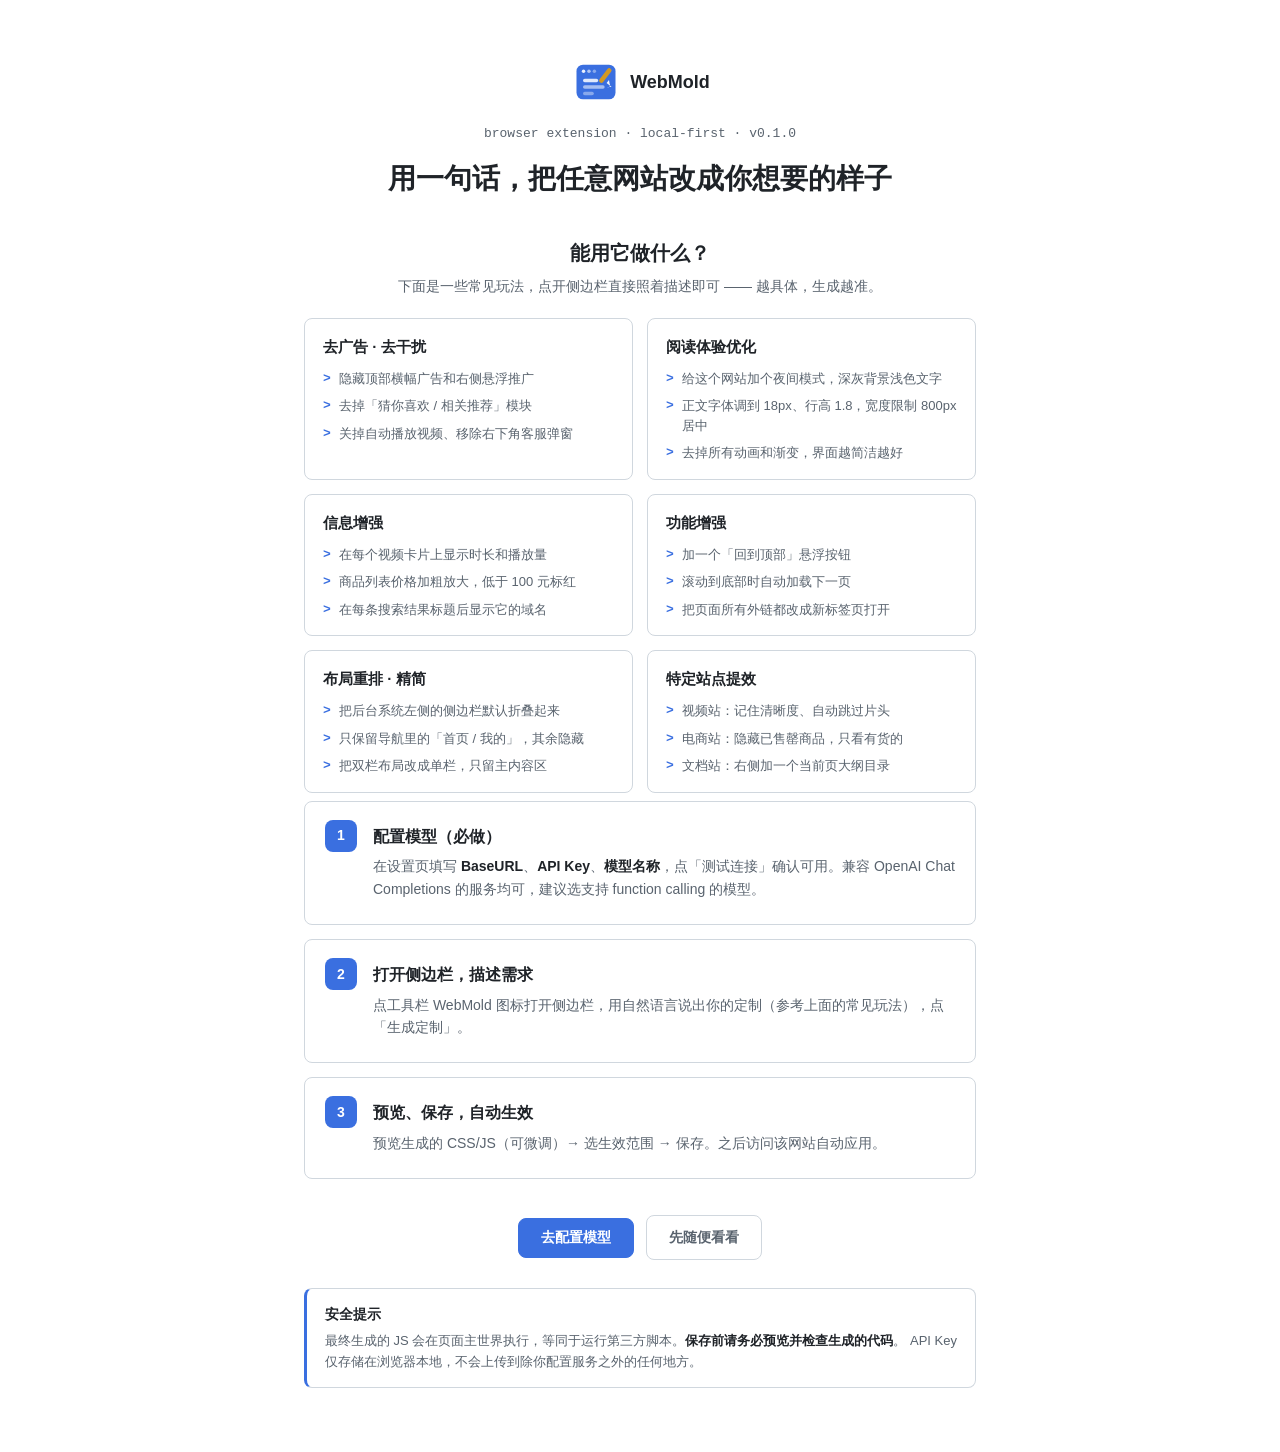
<file: welcome/welcome.html>
<!DOCTYPE html>
<html lang="zh-CN">
  <head>
    <meta charset="UTF-8" />
    <meta name="viewport" content="width=device-width, initial-scale=1.0" />
    <title>欢迎使用 WebMold</title>
    <link rel="stylesheet" href="welcome.css" />
  </head>
  <body>
    <main class="wrap">
      <header class="hero">
        <div class="brand">
          <span class="logo" aria-label="WebMold" role="img">
            <svg viewBox="0 0 48 48" width="52" height="52" fill="none" xmlns="http://www.w3.org/2000/svg">
              <!-- 浏览器窗口：寓意「网页」 -->
              <rect x="6" y="8" width="36" height="32" rx="6" fill="#3a6fe0" />
              <!-- 标题栏三个圆点 -->
              <circle cx="12.5" cy="14" r="1.6" fill="#fff" fill-opacity="0.9" />
              <circle cx="17.5" cy="14" r="1.6" fill="#fff" fill-opacity="0.6" />
              <circle cx="22.5" cy="14" r="1.6" fill="#fff" fill-opacity="0.4" />
              <!-- 画布上被「塑形」的内容块 -->
              <rect x="12" y="21" width="14" height="3.2" rx="1.6" fill="#fff" fill-opacity="0.85" />
              <rect x="12" y="27" width="20" height="3.2" rx="1.6" fill="#fff" fill-opacity="0.55" />
              <rect x="12" y="33" width="10" height="3.2" rx="1.6" fill="#fff" fill-opacity="0.4" />
              <!-- 笔刷：寓意「重塑网页」 -->
              <rect x="30.5" y="10" width="4.2" height="16" rx="2.1" transform="rotate(38 32.6 18)" fill="#d29922" />
              <path d="M38.4 28.6l-4.6-3.6 2.2-2.84.6 3.6a1.8 1.8 0 0 1-2.2 2.8z" fill="#fff" fill-opacity="0.95" />
            </svg>
          </span>
          <span class="name">WebMold</span>
        </div>
        <p class="slogan">browser extension · local-first · v0.1.0</p>
        <h1>用一句话，把任意网站改成你想要的样子</h1>
      </header>

      <section class="cases">
        <div class="cases-head">
   <h2>能用它做什么？</h2>
          <p class="cases-sub">下面是一些常见玩法，点开侧边栏直接照着描述即可 —— 越具体，生成越准。</p>
   </div>

        <div class="case-grid">
          <div class="case-card">
        <div class="case-title">去广告 · 去干扰</div>
            <ul>
      <li>隐藏顶部横幅广告和右侧悬浮推广</li>
      <li>去掉「猜你喜欢 / 相关推荐」模块</li>
              <li>关掉自动播放视频、移除右下角客服弹窗</li>
            </ul>
          </div>

      <div class="case-card">
            <div class="case-title">阅读体验优化</div>
 <ul>
     <li>给这个网站加个夜间模式，深灰背景浅色文字</li>
     <li>正文字体调到 18px、行高 1.8，宽度限制 800px 居中</li>
    <li>去掉所有动画和渐变，界面越简洁越好</li>
          </ul>
      </div>

          <div class="case-card">
            <div class="case-title">信息增强</div>
     <ul>
  <li>在每个视频卡片上显示时长和播放量</li>
      <li>商品列表价格加粗放大，低于 100 元标红</li>
        <li>在每条搜索结果标题后显示它的域名</li>
     </ul>
          </div>

          <div class="case-card">
          <div class="case-title">功能增强</div>
     <ul>
        <li>加一个「回到顶部」悬浮按钮</li>
   <li>滚动到底部时自动加载下一页</li>
     <li>把页面所有外链都改成新标签页打开</li>
        </ul>
          </div>

          <div class="case-card">
            <div class="case-title">布局重排 · 精简</div>
   <ul>
              <li>把后台系统左侧的侧边栏默认折叠起来</li>
   <li>只保留导航里的「首页 / 我的」，其余隐藏</li>
       <li>把双栏布局改成单栏，只留主内容区</li>
            </ul>
  </div>

          <div class="case-card">
      <div class="case-title">特定站点提效</div>
  <ul>
 <li>视频站：记住清晰度、自动跳过片头</li>
  <li>电商站：隐藏已售罄商品，只看有货的</li>
 <li>文档站：右侧加一个当前页大纲目录</li>
  </ul>
   </div>
 </div>
      </section>

      <section class="steps">
        <ol>
     <li class="step">
   <div class="idx">1</div>
            <div class="body">
 <h3>配置模型（必做）</h3>
              <p>
       在设置页填写 <b>BaseURL</b>、<b>API Key</b>、<b>模型名称</b>，点「测试连接」确认可用。兼容 OpenAI Chat Completions 的服务均可，建议选支持 function calling 的模型。
     </p>
            </div>
          </li>
        <li class="step">
         <div class="idx">2</div>
         <div class="body">
              <h3>打开侧边栏，描述需求</h3>
        <p>点工具栏 WebMold 图标打开侧边栏，用自然语言说出你的定制（参考上面的常见玩法），点「生成定制」。</p>
            </div>
          </li>
        <li class="step">
            <div class="idx">3</div>
            <div class="body">
         <h3>预览、保存，自动生效</h3>
  <p>预览生成的 CSS/JS（可微调）→ 选生效范围 → 保存。之后访问该网站自动应用。</p>
   </div>
     </li>
        </ol>
      </section>

    <section class="cta">
        <button id="openOptions" class="btn primary">去配置模型</button>
        <a class="btn ghost" href="#" id="skipBtn">先随便看看</a>
      </section>

      <section class="note">
        <h4>安全提示</h4>
        <p>
          最终生成的 JS 会在页面主世界执行，等同于运行第三方脚本。<b>保存前请务必预览并检查生成的代码</b>。
          API Key 仅存储在浏览器本地，不会上传到除你配置服务之外的任何地方。
        </p>
      </section>
    </main>

    <script type="module" src="welcome.js"></script>
  </body>
</html>
</file>
<file: options/options.css>
:root {
  --bg: #ffffff;
  --card: #ffffff;
  --input: #f6f8fa;
  --border: #d0d7de;
  --text: #1f2328;
  --muted: #59636e;
  --primary: #3a6fe0;
  --primary-hover: #2e5cc0;
  --ok: #1a7f37;
  --danger: #cf222e;
}

* {
  box-sizing: border-box;
}

body {
  margin: 0;
  background: var(--bg);
  color: var(--text);
  font-family: -apple-system, BlinkMacSystemFont, 'Segoe UI', 'PingFang SC',
    'Microsoft YaHei', sans-serif;
  font-size: 14px;
  padding: 32px 16px;
}

.container {
  max-width: 640px;
  margin: 0 auto;
}

h1 {
  font-size: 22px;
  margin: 0 0 24px;
}

.card {
  background: var(--card);
  border: 1px solid var(--border);
  border-radius: 8px;
  padding: 20px;
  margin-bottom: 20px;
}

h2 {
  font-size: 16px;
  margin: 0 0 8px;
}

.hint {
color: var(--muted);
  font-size: 12px;
  margin: 0 0 16px;
  line-height: 1.6;
}
.hint code {
  background: var(--input);
  padding: 1px 5px;
  border-radius: 4px;
}

label {
  display: block;
  font-size: 12px;
  color: var(--muted);
  margin: 12px 0 6px;
}
label.checkbox {
  display: flex;
  align-items: center;
  gap: 8px;
  color: var(--text);
  font-size: 14px;
}

input[type='text'],
input[type='password'],
input[type='number'],
input:not([type]) {
  width: 100%;
  background: var(--input);
  border: 1px solid var(--border);
  border-radius: 6px;
  color: var(--text);
  padding: 9px 12px;
  font-size: 14px;
}
input:focus {
  outline: none;
  border-color: var(--primary);
}

.row {
  display: flex;
  align-items: center;
  gap: 10px;
  margin-top: 16px;
  flex-wrap: wrap;
}

.btn {
  background: var(--input);
  border: 1px solid var(--border);
  color: var(--text);
  padding: 8px 16px;
  border-radius: 6px;
  cursor: pointer;
  font-size: 14px;
}
.btn:hover {
  border-color: var(--primary);
}
.btn.primary {
  background: var(--primary);
  border-color: var(--primary);
  color: #fff;
}
.btn.primary:hover {
  background: var(--primary-hover);
}

.status {
  font-size: 13px;
  color: var(--muted);
}
.status.ok {
  color: var(--ok);
}
.status.error {
  color: var(--danger);
}

select {
  width: 100%;
  background: var(--input);
  border: 1px solid var(--border);
  border-radius: 6px;
  color: var(--text);
  padding: 9px 12px;
  font-size: 14px;
  cursor: pointer;
}
select:focus {
  outline: none;
  border-color: var(--primary);
}

/* 运行模式分段选择 */
.seg {
  display: inline-flex;
  border: 1px solid var(--border);
  border-radius: 8px;
  overflow: hidden;
  margin-bottom: 12px;
}
.seg-item {
  display: flex;
  align-items: center;
  gap: 6px;
  padding: 9px 16px;
  margin: 0;
  font-size: 13px;
  color: var(--text);
  cursor: pointer;
  background: var(--input);
  border-right: 1px solid var(--border);
}
.seg-item:last-child {
  border-right: none;
}
.seg-item input[type='radio'] {
  margin: 0;
  accent-color: var(--primary);
}
.seg-item:has(input:checked) {
  background: #eaf1ff;
  color: var(--primary);
  font-weight: 600;
}

/* 高级设置折叠区 */
details.advanced {
  margin-top: 12px;
  border-top: 1px solid var(--border);
  padding-top: 8px;
}
details.advanced summary {
  cursor: pointer;
  color: var(--muted);
  font-size: 13px;
  user-select: none;
  padding: 4px 0;
}
details.advanced summary:hover {
  color: var(--primary);
}
details.advanced[open] summary {
  color: var(--text);
}
details.advanced .hint {
  margin-bottom: 0;
}
</file>
<file: sidepanel/sidepanel.css>
:root {
  --bg: #ffffff;
  --panel: #ffffff;
  --panel-2: #f6f8fa;
  --border: #d0d7de;
  --border-soft: #eaeef2;
  --text: #1f2328;
  --muted: #59636e;
  --primary: #3a6fe0;
  --primary-hover: #2e5cc0;
  --danger: #cf222e;
  --ok: #1a7f37;
  --warn: #9a6700;
  --radius: 6px;
}

* {
  box-sizing: border-box;
}

body {
  margin: 0;
  font-family: -apple-system, BlinkMacSystemFont, 'Segoe UI', 'PingFang SC',
    'Microsoft YaHei', sans-serif;
  background: var(--bg);
  color: var(--text);
  font-size: 14px;
  height: 100vh;
  display: flex;
  flex-direction: column;
  overflow: hidden;
}

.topbar {
  display: flex;
  align-items: center;
  gap: 8px;
  padding: 10px 12px;
  border-bottom: 1px solid var(--border-soft);
  background: var(--panel);
}

.brand {
  display: flex;
  align-items: center;
  gap: 6px;
  font-weight: 600;
}

.brand-text {
  display: flex;
  flex-direction: column;
  line-height: 1.15;
}
.brand-name {
  font-weight: 600;
}
.brand-slogan {
  font-size: 11px;
  font-weight: 400;
  color: var(--muted);
}

.logo {
  display: inline-flex;
  align-items: center;
  justify-content: center;
  line-height: 0;
}
.logo svg {
  display: block;
}

.domain-badge {
  margin-left: auto;
  padding: 3px 8px;
  background: var(--panel-2);
  border: 1px solid var(--border);
  border-radius: 4px;
  font-size: 12px;
  color: var(--muted);
  max-width: 160px;
  overflow: hidden;
  text-overflow: ellipsis;
  white-space: nowrap;
}

.icon-btn {
  background: transparent;
  border: none;
  color: var(--muted);
  cursor: pointer;
  font-size: 13px;
  padding: 4px 8px;
  border-radius: var(--radius);
}
.icon-btn:hover {
  background: var(--panel-2);
  color: var(--text);
}

.content {
  flex: 1;
  min-height: 0;
  position: relative;
  overflow: hidden;
  padding: 12px;
  display: flex;
  flex-direction: column;
  gap: 12px;
}

.panel {
  background: var(--panel);
  border: 1px solid var(--border);
  border-radius: var(--radius);
  padding: 12px;
}
/* 历史会话 / 生成结果：覆盖层浮层，浮在对话区之上，不再挤压对话内容 */
.panel.overlay {
  position: absolute;
  inset: 0;
  z-index: 20;
  overflow-y: auto;
  box-shadow: 0 6px 24px rgba(0, 0, 0, 0.12);
}

.section-label {
  display: block;
  font-size: 13px;
  color: var(--muted);
  margin-bottom: 8px;
}

.prompt-input,
.code-area {
  width: 100%;
  background: var(--panel-2);
  border: 1px solid var(--border);
  border-radius: var(--radius);
  color: var(--text);
  padding: 8px 10px;
  resize: vertical;
  font-family: inherit;
  line-height: 1.5;
}
.prompt-input:focus,
.code-area:focus {
  outline: none;
  border-color: var(--primary);
}

.code-area {
  font-family: ui-monospace, SFMono-Regular, Menlo, Consolas, monospace;
  font-size: 13px;
  min-height: 120px;
}

.row {
  display: flex;
  align-items: center;
  gap: 8px;
  margin-top: 10px;
  flex-wrap: wrap;
}

.btn {
  background: var(--panel-2);
  border: 1px solid var(--border);
  color: var(--text);
  padding: 7px 14px;
  border-radius: var(--radius);
  cursor: pointer;
  font-size: 14px;
}
.btn:hover {
  border-color: var(--primary);
  background: var(--bg);
}
.btn.primary {
  background: var(--primary);
  border-color: var(--primary);
  color: #fff;
}
.btn.primary:hover {
  background: var(--primary-hover);
}
.btn.ghost {
  background: transparent;
}
.btn:disabled {
  opacity: 0.5;
  cursor: not-allowed;
}

.status {
  font-size: 13px;
  color: var(--muted);
}
.status.error {
  color: var(--danger);
}
.status.ok {
  color: var(--ok);
}

.hidden {
  display: none !important;
}

/* 未配置模型时的引导提示条 */
.setup-banner {
  display: flex;
  align-items: center;
  gap: 10px;
  margin: 12px 12px 0;
  padding: 10px 12px;
  background: #fff8c5;
  border: 1px solid #d4a72c66;
  border-left: 3px solid var(--warn);
  border-radius: var(--radius);
}
.setup-banner .sb-icon {
  font-size: 14px;
  font-weight: 700;
  color: var(--warn);
  font-family: ui-monospace, monospace;
}
.setup-banner .sb-text {
  flex: 1;
  display: flex;
  flex-direction: column;
  gap: 2px;
  min-width: 0;
}
.setup-banner .sb-text b {
  font-size: 13px;
  color: #7d4e00;
}
.setup-banner .sb-text span {
  font-size: 12px;
  color: #9a6700;
}
.btn.mini {
  font-size: 12px;
  padding: 5px 10px;
  white-space: nowrap;
}

/* ---------- 聊天区：对话 + 输入框合为一体 ---------- */
.chat {
  flex: 1;
  min-height: 0;
  display: flex;
  flex-direction: column;
  background: var(--panel);
  border: 1px solid var(--border);
  border-radius: var(--radius);
  overflow: hidden;
}
.chat-head,
.chat-toolbar {
  display: flex;
  align-items: center;
  justify-content: space-between;
  padding: 10px 12px;
  border-bottom: 1px solid var(--border-soft);
}
.chat-title {
  font-size: 13px;
  font-weight: 600;
  color: var(--muted);
}
/* 输入框：贴在对话下方，与对话区无缝衔接 */
.composer {
  border-top: 1px solid var(--border-soft);
  padding: 10px 12px;
  background: var(--panel);
}
.composer .prompt-input {
  border: none;
  background: transparent;
  padding: 4px 2px;
  min-height: 52px;
}
.composer .prompt-input:focus {
  outline: none;
  border: none;
}
.composer-actions {
  display: flex;
  align-items: center;
  gap: 8px;
  margin-top: 6px;
  flex-wrap: wrap;
}
/* 已选中的页面元素 chip：作为对话上下文的可视化标记 */
.picked-chip {
  display: inline-flex;
  align-items: center;
  gap: 6px;
  max-width: 100%;
  margin-bottom: 8px;
  padding: 4px 8px;
  background: var(--panel-2);
  border: 1px solid var(--primary);
  border-radius: var(--radius);
  font-size: 13px;
  color: var(--text);
}
.picked-chip .pc-icon {
  color: var(--primary);
  flex: none;
  font-family: ui-monospace, monospace;
}
.picked-chip .pc-text {
  overflow: hidden;
  text-overflow: ellipsis;
  white-space: nowrap;
  font-family: ui-monospace, SFMono-Regular, Menlo, monospace;
}
.picked-chip .pc-clear {
  flex: none;
  border: none;
  background: transparent;
  color: var(--muted);
  cursor: pointer;
  font-size: 15px;
  line-height: 1;
  padding: 0 2px;
}
.picked-chip .pc-clear:hover {
  color: var(--text);
}
/*拾取进行中：按钮高亮态 */
.btn.picking {
  background: var(--primary);
  color: #fff;
}
.conv-hint {
  font-size: 12px;
  color: var(--muted);
}
.conv-actions {
  display: flex;
  align-items: center;
  gap: 6px;
}
/* 历史会话列表 */
.history-list {
  list-style: none;
  margin: 0;
  padding: 0;
  display: flex;
  flex-direction: column;
  gap: 8px;
  max-height: 320px;
  overflow-y: auto;
}
.history-list .empty {
  color: var(--muted);
  text-align: center;
  padding: 16px;
  font-size: 13px;
}
.history-item {
  background: var(--panel-2);
  border: 1px solid var(--border);
  border-radius: var(--radius);
  padding: 10px;
  cursor: pointer;
  transition: border-color 0.15s;
}
.history-item:hover {
  border-color: var(--primary);
}
.history-item .hi-top {
  display: flex;
  align-items: center;
  gap: 8px;
}
.history-item .hi-status {
  flex-shrink: 0;
  font-size: 13px;
}
.history-item.done .hi-status {
  color: var(--ok);
}
.history-item.failed .hi-status,
.history-item.aborted .hi-status {
  color: var(--danger);
}
.history-item .hi-prompt {
  flex: 1;
  min-width: 0;
  overflow: hidden;
  text-overflow: ellipsis;
  white-space: nowrap;
  color: var(--text);
}
.history-item .hi-del {
  flex-shrink: 0;
  background: transparent;
  border: none;
  color: var(--muted);
  cursor: pointer;
  font-size: 14px;
  padding: 0 4px;
  border-radius: 4px;
}
.history-item .hi-del:hover {
  color: var(--danger);
}
.history-item .hi-meta {
  margin-top: 4px;
  color: var(--muted);
  font-size: 12px;
}
/* 回放历史会话时的对话区提示条 */
.conv-replay-tip {
  padding: 6px 10px;
  margin-bottom: 8px;
  background: #fff8c5;
  border: 1px solid #d4a72c66;
  border-left: 3px solid var(--warn);
  border-radius: var(--radius);
  font-size: 12px;
  color: #7d4e00;
}
.conversation {
  display: flex;
  flex-direction: column;
  gap: 12px;
  flex: 1;
  min-height: 0;
  overflow-y: auto;
  padding: 12px;
}
/* 无对话内容时不占位（配合对话头栏一起隐藏） */
.conversation:empty {
  display: none;
}
/* 单轮问答 */
.turn {
  display: flex;
  flex-direction: column;
  gap: 8px;
}
/* 气泡通用 */
.bubble {
  max-width: 88%;
  padding: 8px 11px;
  border-radius: var(--radius);
  font-size: 13px;
  line-height: 1.55;
  word-break: break-word;
  white-space: pre-wrap;
}
/* 用户气泡：靠右、主色 */
.bubble.user {
  align-self: flex-end;
  background: var(--primary);
  color: #fff;
  border-bottom-right-radius: 2px;
}
/* 助手气泡：靠左、轻背景 */
.bubble.assistant {
  align-self: flex-start;
  background: var(--panel-2);
  border: 1px solid var(--border-soft);
  border-bottom-left-radius: 2px;
  max-width: 96%;
  white-space: normal;
}
.bubble.assistant.error {
  background: color-mix(in srgb, var(--danger) 8%, var(--panel-2));
}
/* 助手气泡里的头部：标题 + 状态点 */
.assistant .a-head {
  display: flex;
  align-items: center;
  gap: 6px;
  font-weight: 600;
  color: var(--text);
}
.assistant .a-dot {
  flex-shrink: 0;
}
.assistant.pending .a-dot {
  color: var(--warn);
}
.assistant.done .a-dot {
  color: var(--ok);
}
.assistant.error .a-dot {
  color: var(--danger);
}
/* 助手气泡里的说明摘要（支持 Markdown 渲染后的 HTML） */
.assistant .a-summary {
  margin-top: 4px;
  color: var(--muted);
  font-size: 13px;
  line-height: 1.5;
  white-space: pre-line;
}
.assistant .a-summary.error-text {
  color: var(--danger);
}
/* Markdown 内容样式（answer 模式） */
.assistant .a-summary p {
  margin: 0 0 6px;
}
.assistant .a-summary p:last-child {
  margin-bottom: 0;
}
.assistant .a-summary ul {
  margin: 4px 0;
  padding-left: 16px;
}
.assistant .a-summary li {
  margin: 2px 0;
}
.assistant .a-summary code {
  background: var(--bg-code, #f0f0f0);
  border-radius: 3px;
  padding: 0 4px;
  font-size: 12px;
  font-family: 'SF Mono', Menlo, Consolas, monospace;
}
.assistant .a-summary pre {
  background: var(--bg-code, #f0f0f0);
  border-radius: 4px;
  padding: 8px;
  overflow-x: auto;
  margin: 6px 0;
  font-size: 12px;
  line-height: 1.4;
}
.assistant .a-summary pre code {
  background: none;
  padding: 0;
}
.assistant .a-summary strong {
  font-weight: 600;
}
.assistant .a-summary table {
  border-collapse: collapse;
  margin: 6px 0;
  font-size: 12px;
  white-space: normal;
  width: 100%;
}
.assistant .a-summary th,
.assistant .a-summary td {
  border: 1px solid var(--border, #ddd);
  padding: 4px 8px;
  text-align: left;
  vertical-align: top;
}
.assistant .a-summary th {
  background: var(--bg-hover, #f5f5f5);
  font-weight: 600;
}
/* 代码规模徽标 */
.assistant .a-badges {
  display: flex;
  gap: 6px;
  margin-top: 6px;
  flex-wrap: wrap;
}
.assistant .a-badge {
  font-size: 12px;
  padding: 2px 8px;
  border-radius: 4px;
  background: var(--bg);
  border: 1px solid var(--border);
  color: var(--muted);
  font-family: ui-monospace, SFMono-Regular, Menlo, monospace;
}
/* 该轮的"运行过程"折叠区 */
.assistant .trace-wrap {
  margin-top: 8px;
}
.assistant .trace-toggle {
  display: inline-flex;
  align-items: center;
  gap: 4px;
  background: transparent;
  border: none;
  color: var(--muted);
  cursor: pointer;
  font-size: 12px;
  padding: 2px 0;
}
.assistant .trace-toggle:hover {
  color: var(--text);
}

/* ---------- Agent 运行过程（内嵌于助手气泡） ---------- */
.agent-trace {
  list-style: none;
  margin: 6px 0 0;
  padding: 0 0 0 4px;
  display: flex;
  flex-direction: column;
  gap: 2px;
  max-height: 260px;
  overflow-y: auto;
  border-left: 2px solid var(--border);
}
.trace-item {
  display: flex;
  gap: 8px;
  font-size: 13px;
  line-height: 1.5;
  padding: 5px 8px;
  border-radius: var(--radius);
}
.trace-item:hover {
  background: var(--panel-2);
}
.trace-item .ic {
  flex-shrink: 0;
  width: 16px;
  text-align: center;
}
.trace-item .body {
  flex: 1;
  min-width: 0;
  word-break: break-word;
}
.trace-item .tname {
  color: var(--primary);
  font-family: ui-monospace, SFMono-Regular, Menlo, monospace;
}
.trace-item .reason {
  margin-bottom: 3px;
  color: var(--text);
  font-weight: 500;
}
.trace-item .think-head {
  color: var(--muted);
}
.trace-item .think-stream {
  margin-top: 4px;
  padding: 6px 8px;
  background: var(--bg);
  border: 1px solid var(--border-soft);
  border-radius: var(--radius);
  font-size: 12px;
  line-height: 1.6;
  white-space: pre-wrap;
  word-break: break-word;
  color: var(--text);
  max-height: 220px;
  overflow-y: auto;
}
.trace-item .think-stream.think-placeholder {
  color: var(--muted);
  font-style: italic;
  background: transparent;
  border: none;
  padding: 2px 0;
}
.trace-item pre {
  margin: 4px 0 0;
  padding: 6px 8px;
  background: var(--bg);
  border: 1px solid var(--border-soft);
  border-radius: var(--radius);
  font-size: 12px;
  white-space: pre-wrap;
  word-break: break-all;
  max-height: 120px;
  overflow: auto;
  color: var(--muted);
}
.trace-item.thinking .ic {
  color: var(--warn);
}
.trace-item.tool .ic {
  color: var(--primary);
}
.trace-item.result .ic {
  color: var(--ok);
}
.trace-item.retry .ic,
.trace-item.error .ic {
  color: var(--danger);
}
.trace-item.finish .ic {
  color: var(--ok);
}
.trace-item.ask .ic {
  color: var(--primary);
}
.trace-item.debug .ic {
  color: var(--muted);
}
/* 调试折叠块：本轮提示词 / AI 完整回复 */
.debug-fold {
  margin: 2px 0;
  font-size: 12px;
}
.debug-fold summary {
  cursor: pointer;
  color: var(--muted);
  user-select: none;
  padding: 2px 0;
  list-style-position: inside;
}
.debug-fold summary:hover {
  color: var(--text);
}
.debug-pre {
  margin: 6px 0 2px;
  padding: 8px 10px;
  background: var(--bg);
  border: 1px solid var(--border-soft);
  border-radius: var(--radius);
  font-size: 11.5px;
  line-height: 1.55;
  white-space: pre-wrap;
  word-break: break-all;
  max-height: 420px;
  overflow: auto;
  color: var(--muted);
  font-family: ui-monospace, SFMono-Regular, Menlo, Consolas, monospace;
}
/* Agent 主动提问卡片 */
.ask-wrap {
  margin-top: 4px;
  padding: 8px 10px;
  border: 1px solid color-mix(in srgb, var(--primary) 35%, transparent);
  border-radius: var(--radius);
  background: color-mix(in srgb, var(--primary) 6%, transparent);
}
.ask-question {
  font-weight: 600;
  color: var(--text);
  margin-bottom: 8px;
}
.ask-options {
  display: flex;
  flex-wrap: wrap;
  gap: 6px;
}
.ask-opt {
  padding: 5px 10px;
  font-size: 13px;
  border: 1px solid var(--primary);
  border-radius: var(--radius);
  background: var(--bg);
  color: var(--primary);
  cursor: pointer;
  transition: background 0.15s, color 0.15s;
}
.ask-opt:hover:not(:disabled) {
  background: var(--primary);
  color: #fff;
}
.ask-opt:disabled {
  opacity: 0.55;
  cursor: default;
}
.ask-text {
  display: flex;
  gap: 6px;
  margin-top: 8px;
}
.ask-text input {
  flex: 1;
  min-width: 0;
  padding: 5px 8px;
  font-size: 13px;
  border: 1px solid var(--border);
  border-radius: var(--radius);
  background: var(--bg);
  color: var(--text);
}
.ask-send {
  padding: 5px 12px;
  font-size: 13px;
  border: none;
  border-radius: var(--radius);
  background: var(--primary);
  color: #fff;
  cursor: pointer;
}
.ask-send:disabled {
  opacity: 0.55;
  cursor: default;
}
.ask-answered {
  margin-top: 8px;
  font-size: 13px;
  color: var(--ok);
  font-weight: 500;
}
.spin {
  display: inline-block;
  animation: spin 1s linear infinite;
}
@keyframes spin {
  to {
    transform: rotate(360deg);
  }
}

.result-head {
  margin-bottom: 8px;
}
.result-title {
  width: 100%;
  background: var(--panel-2);
  border: 1px solid var(--border);
  border-radius: var(--radius);
  color: var(--text);
  padding: 7px 10px;
  font-size: 14px;
  font-weight: 600;
}
.explain {
  color: var(--muted);
  font-size: 13px;
  margin: 0 0 10px;
  line-height: 1.5;
  white-space: pre-line;
}

.code-tabs {
  display: flex;
  gap: 4px;
  margin-bottom: 6px;
}
.tab {
  background: transparent;
  border: none;
  color: var(--muted);
  padding: 4px 10px;
  border-radius: var(--radius);
  cursor: pointer;
  font-size: 13px;
}
.tab.active {
  background: var(--panel-2);
  color: var(--text);
}

.match-row {
  display: flex;
  align-items: center;
  gap: 8px;
  margin-top: 10px;
}
.match-row label {
  color: var(--muted);
  font-size: 13px;
}
.match-row select {
  flex: 1;
  background: var(--panel-2);
  border: 1px solid var(--border);
  color: var(--text);
  padding: 6px 8px;
  border-radius: var(--radius);
}

.list-head {
  display: flex;
  align-items: center;
  justify-content: space-between;
}

.rule-list {
  list-style: none;
  margin: 0;
  padding: 0;
  display: flex;
  flex-direction: column;
  gap: 8px;
}
.rule-list .empty {
  color: var(--muted);
  text-align: center;
  padding: 16px;
  font-size: 13px;
}

.rule-item {
  background: var(--panel-2);
  border: 1px solid var(--border);
  border-radius: var(--radius);
  padding: 10px;
}
.rule-item .rule-top {
  display: flex;
  align-items: center;
  gap: 8px;
}
.rule-item .rule-title {
  font-weight: 600;
  flex: 1;
  overflow: hidden;
  text-overflow: ellipsis;
  white-space: nowrap;
}
.rule-item .rule-meta {
  color: var(--muted);
  font-size: 12px;
  margin-top: 4px;
}
.rule-item .rule-actions {
  display: flex;
  gap: 6px;
  margin-top: 8px;
}
.rule-item .mini {
  font-size: 12px;
  padding: 4px 8px;
}
.mini.del {
  color: var(--danger);
}

/* 开关 */
.switch {
  position: relative;
  width: 34px;
  height: 18px;
  flex-shrink: 0;
}
.switch input {
  opacity: 0;
  width: 0;
  height: 0;
}
.slider {
  position: absolute;
  inset: 0;
  background: var(--border);
  border-radius: 20px;
  transition: 0.2s;
  cursor: pointer;
}
.slider::before {
  content: '';
  position: absolute;
  width: 14px;
  height: 14px;
  left: 2px;
  top: 2px;
  background: #fff;
  border-radius: 50%;
  transition: 0.2s;
}
.switch input:checked + .slider {
  background: var(--primary);
}
.switch input:checked + .slider::before {
  transform: translateX(16px);
}

/* ---------- 规则安全风险 ---------- */
.risk-box {
  margin: 8px 0;
  padding: 8px 10px;
  background: var(--panel-2);
  border: 1px solid var(--border, #d0d7de);
  border-radius: var(--radius);
  font-size: 13px;
}
.risk-box:has(.risk-badge.med),
.risk-box:has(.risk-badge.high) {
  background: #fff8f0;
  border-color: #f0b37e99;
}
.risk-head {
  display: flex;
  align-items: center;
  gap: 8px;
  margin-bottom: 4px;
}
.risk-hint {
  color: var(--muted);
  font-size: 12px;
}
.risk-badge {
  display: inline-block;
  padding: 1px 8px;
  border-radius: 10px;
  font-size: 11px;
  font-weight: 600;
  line-height: 16px;
  white-space: nowrap;
}
.risk-badge.ok {
  background: color-mix(in srgb, var(--ok) 14%, #fff);
  color: var(--ok);
}
.risk-badge.low {
  background: color-mix(in srgb, var(--warn) 14%, #fff);
  color: var(--warn);
}
.risk-badge.med {
  background: color-mix(in srgb, #d4a72c 22%, #fff);
  color: #7d4e00;
}
.risk-badge.high {
  background: color-mix(in srgb, var(--danger) 14%, #fff);
  color: var(--danger);
}
.risk-findings {
  list-style: none;
  margin: 6px 0 0;
  padding: 0;
}
.risk-item {
  display: flex;
  gap: 8px;
  padding: 4px 0;
  border-top: 1px dashed var(--border, #d0d7de);
  align-items: flex-start;
}
.risk-item:first-child {
  border-top: none;
}
.risk-sev {
  flex-shrink: 0;
  font-size: 11px;
  font-weight: 600;
  padding: 0 6px;
  border-radius: 8px;
  line-height: 16px;
  background: var(--panel-2);
  color: var(--muted);
  border: 1px solid var(--border, #d0d7de);
}
.risk-item.high .risk-sev {
  color: var(--danger);
  border-color: var(--danger);
}
.risk-item.medium .risk-sev {
  color: #9a6700;
  border-color: #d4a72c;
}
.risk-item.low .risk-sev {
  color: var(--warn);
}
.risk-info {
  flex: 1;
  min-width: 0;
}
.risk-reason {
  font-size: 12px;
}
.risk-evidence {
  display: block;
  margin-top: 3px;
  font-size: 11px;
  font-family: ui-monospace, SFMono-Regular, Menlo, monospace;
  background: rgba(0, 0, 0, 0.05);
  border-radius: 4px;
  padding: 2px 6px;
  color: var(--muted);
  word-break: break-all;
  white-space: pre-wrap;
}
.risk-summary {
  margin-top: 6px;
  font-size: 12px;
  color: var(--muted);
  border-top: 1px dashed var(--border, #d0d7de);
  padding-top: 6px;
}
.risk-reviewed {
  margin-top: 6px;
  font-size: 11px;
  color: var(--ok);
}

/* 风险确认弹窗 */
.risk-modal-mask {
  position: fixed;
  inset: 0;
  z-index: 1000;
  background: rgba(0, 0, 0, 0.45);
  display: flex;
  align-items: center;
  justify-content: center;
  padding: 20px;
}
.risk-modal {
  width: 100%;
  max-width: 420px;
  max-height: 80vh;
  display: flex;
  flex-direction: column;
  background: var(--panel, #fff);
  border-radius: 10px;
  box-shadow: 0 8px 30px rgba(0, 0, 0, 0.25);
  padding: 14px 16px;
}
.risk-modal h3 {
  margin: 0 0 8px;
  font-size: 14px;
}
.risk-modal-body {
  overflow-y: auto;
  font-size: 13px;
}
.risk-modal-actions {
  display: flex;
  justify-content: flex-end;
  gap: 8px;
  margin-top: 12px;
}

/* ---------- 布局优化：历史/结果浮层 + 规则列表限高 ---------- */
/* 覆盖层里历史列表不再单独限高，由浮层自身滚动 */
.panel.overlay .history-list {
  max-height: none;
}
/* 历史项导出按钮（与删除按钮并排） */
.history-item .hi-export {
  flex-shrink: 0;
  background: transparent;
  border: none;
  color: var(--muted);
  cursor: pointer;
  font-size: 14px;
  padding: 0 4px;
  border-radius: 4px;
}
.history-item .hi-export:hover {
  color: var(--primary);
}
/* 已有规则列表：常驻底部，限高并内部滚动，避免挤占对话区 */
.rules-panel {
  flex: 0 0 auto;
  max-height: 40%;
  display: flex;
  flex-direction: column;
  overflow: hidden;
}
.rules-panel .rule-list {
  overflow-y: auto;
  flex: 1;
  min-height: 0;
}
/* 面板头部按钮组（关闭/清空等） */
.list-head-actions {
  display: flex;
  align-items: center;
  gap: 6px;
}
</file>
<file: welcome/welcome.css>
:root {
  --bg: #ffffff;
  --panel: #ffffff;
  --panel-2: #f6f8fa;
  --border: #d0d7de;
  --border-soft: #eaeef2;
  --text: #1f2328;
  --muted: #59636e;
  --primary: #3a6fe0;
  --primary-hover: #2e5cc0;
  --ok: #1a7f37;
  --radius: 8px;
}

* {
  box-sizing: border-box;
}

body {
  margin: 0;
  font-family: -apple-system, BlinkMacSystemFont, 'Segoe UI', 'PingFang SC',
    'Microsoft YaHei', sans-serif;
  background: var(--bg);
  color: var(--text);
  min-height: 100vh;
  line-height: 1.6;
}

.wrap {
  max-width: 720px;
  margin: 0 auto;
  padding: 56px 24px 64px;
}

/* ---- Hero ---- */
.hero {
  text-align: center;
  margin-bottom: 40px;
}

.brand {
  display: flex;
  align-items: center;
  justify-content: center;
  gap: 8px;
  font-weight: 700;
  font-size: 18px;
  margin-bottom: 16px;
}

.brand .logo {
  display: inline-flex;
  align-items: center;
  justify-content: center;
  line-height: 0;
}
.brand .logo svg {
  display: block;
}

.slogan {
  display: table;
  margin: 0 auto 16px;
  font-size: 13px;
  font-weight: 500;
  color: var(--muted);
  font-family: ui-monospace, SFMono-Regular, Menlo, Consolas, monospace;
}

.hero h1 {
  font-size: 28px;
  margin: 0 0 12px;
  line-height: 1.3;
}

.hero .sub {
  color: var(--muted);
  font-size: 15px;
  max-width: 560px;
  margin: 0 auto;
}

/* ---- Steps ---- */
.steps ol {
  list-style: none;
  margin: 0;
  padding: 0;
  display: flex;
  flex-direction: column;
  gap: 14px;
}

.step {
  display: flex;
  gap: 16px;
  background: var(--panel);
  border: 1px solid var(--border);
  border-radius: var(--radius);
  padding: 18px 20px;
}

.step .idx {
  flex: 0 0 32px;
  width: 32px;
  height: 32px;
  border-radius: var(--radius);
  background: var(--primary);
  color: #fff;
  font-weight: 700;
  display: flex;
  align-items: center;
  justify-content: center;
  font-size: 14px;
}

.step .body {
  flex: 1;
}

.step h3 {
  margin: 4px 0 6px;
  font-size: 16px;
}

.step p {
  margin: 0 0 6px;
  color: var(--muted);
  font-size: 14px;
}

.step b {
  color: var(--text);
}

.step .tip {
  font-size: 13px;
}

.examples {
  display: flex;
  flex-wrap: wrap;
  gap: 8px;
  margin: 10px 0;
}

.examples span {
  background: var(--panel-2);
  border: 1px solid var(--border);
  border-radius: var(--radius);
  padding: 4px 12px;
  font-size: 13px;
  color: var(--text);
}

/* ---- Cases（使用案例）---- */
.cases {
  margin: 40px 0 8px;
}

.cases-head {
  text-align: center;
  margin-bottom: 20px;
}

.cases-head h2 {
  margin: 0 0 6px;
  font-size: 20px;
}

.cases-sub {
  margin: 0 auto;
  max-width: 560px;
  color: var(--muted);
  font-size: 14px;
}

.case-grid {
  display: grid;
  grid-template-columns: repeat(2, 1fr);
  gap: 14px;
}

.case-card {
  background: var(--panel);
  border: 1px solid var(--border);
  border-radius: var(--radius);
  padding: 16px 18px;
  transition: border-color 0.2s ease;
}

.case-card:hover {
  border-color: var(--primary);
}

.case-title {
  display: flex;
  align-items: center;
  gap: 8px;
  font-size: 15px;
  font-weight: 700;
  margin-bottom: 10px;
}

.case-card ul {
  list-style: none;
  margin: 0;
  padding: 0;
  display: flex;
  flex-direction: column;
  gap: 8px;
}

.case-card li {
  position: relative;
  padding-left: 16px;
  color: var(--muted);
  font-size: 13px;
  line-height: 1.5;
}

.case-card li::before {
  content: '>';
  position: absolute;
  left: 0;
  top: 0;
  color: var(--primary);
  font-family: ui-monospace, SFMono-Regular, Menlo, Consolas, monospace;
  font-weight: 700;
}

@media (max-width: 560px) {
  .case-grid {
    grid-template-columns: 1fr;
  }
}

/* ---- CTA ---- */
.cta {
  display: flex;
  align-items: center;
  justify-content: center;
  gap: 12px;
  margin: 36px 0 28px;
}

.btn {
  display: inline-flex;
  align-items: center;
  justify-content: center;
  padding: 10px 22px;
  border-radius: var(--radius);
  border: 1px solid var(--border);
  background: var(--panel-2);
  color: var(--text);
  font-size: 14px;
  font-weight: 600;
  cursor: pointer;
  text-decoration: none;
}

.btn:hover {
  border-color: var(--primary);
}

.btn.primary {
  background: var(--primary);
  border-color: var(--primary);
  color: #fff;
}

.btn.primary:hover {
  background: var(--primary-hover);
}

.btn.ghost {
  background: transparent;
  color: var(--muted);
}

/* ---- Note ---- */
.note {
  background: var(--panel);
  border: 1px solid var(--border);
  border-left: 3px solid var(--primary);
  border-radius: var(--radius);
  padding: 14px 18px;
}

.note h4 {
  margin: 0 0 6px;
  font-size: 14px;
}

.note p {
  margin: 0;
  color: var(--muted);
  font-size: 13px;
}

.note b {
  color: var(--text);
}
</file>
